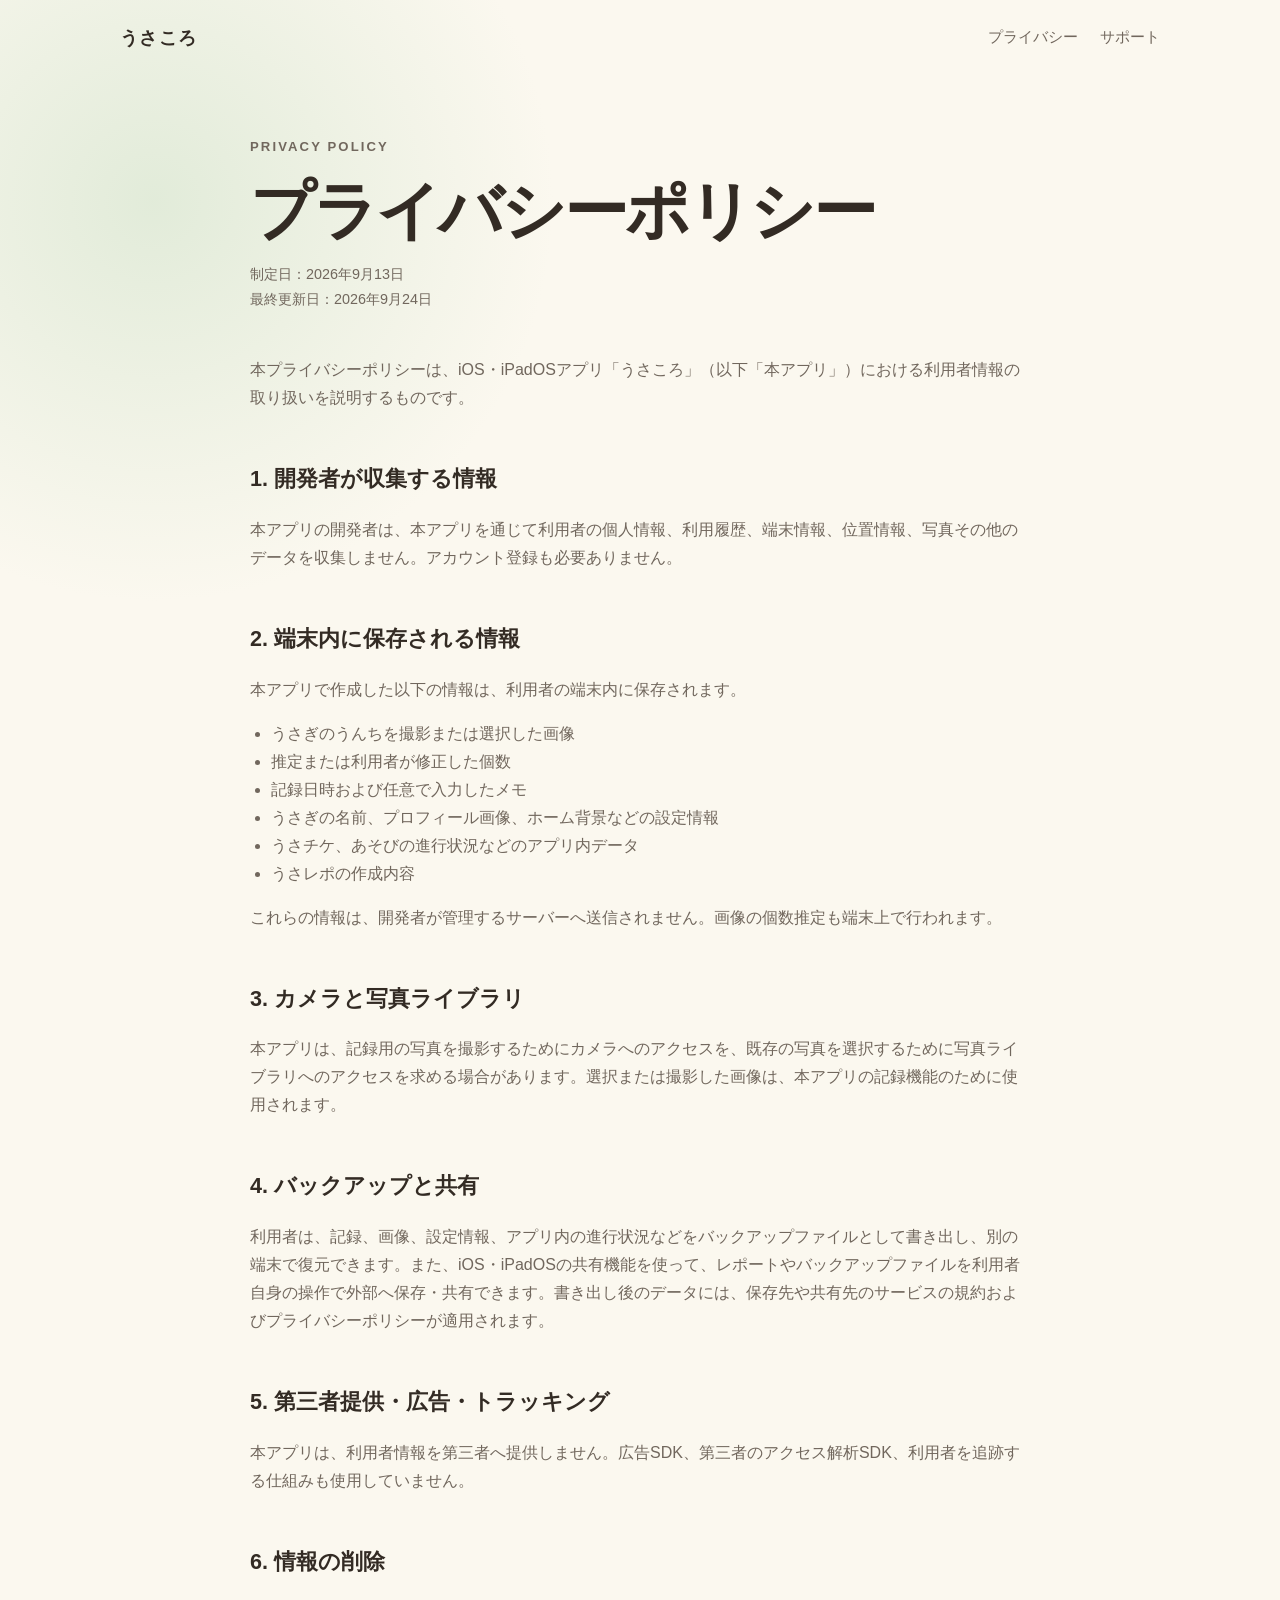
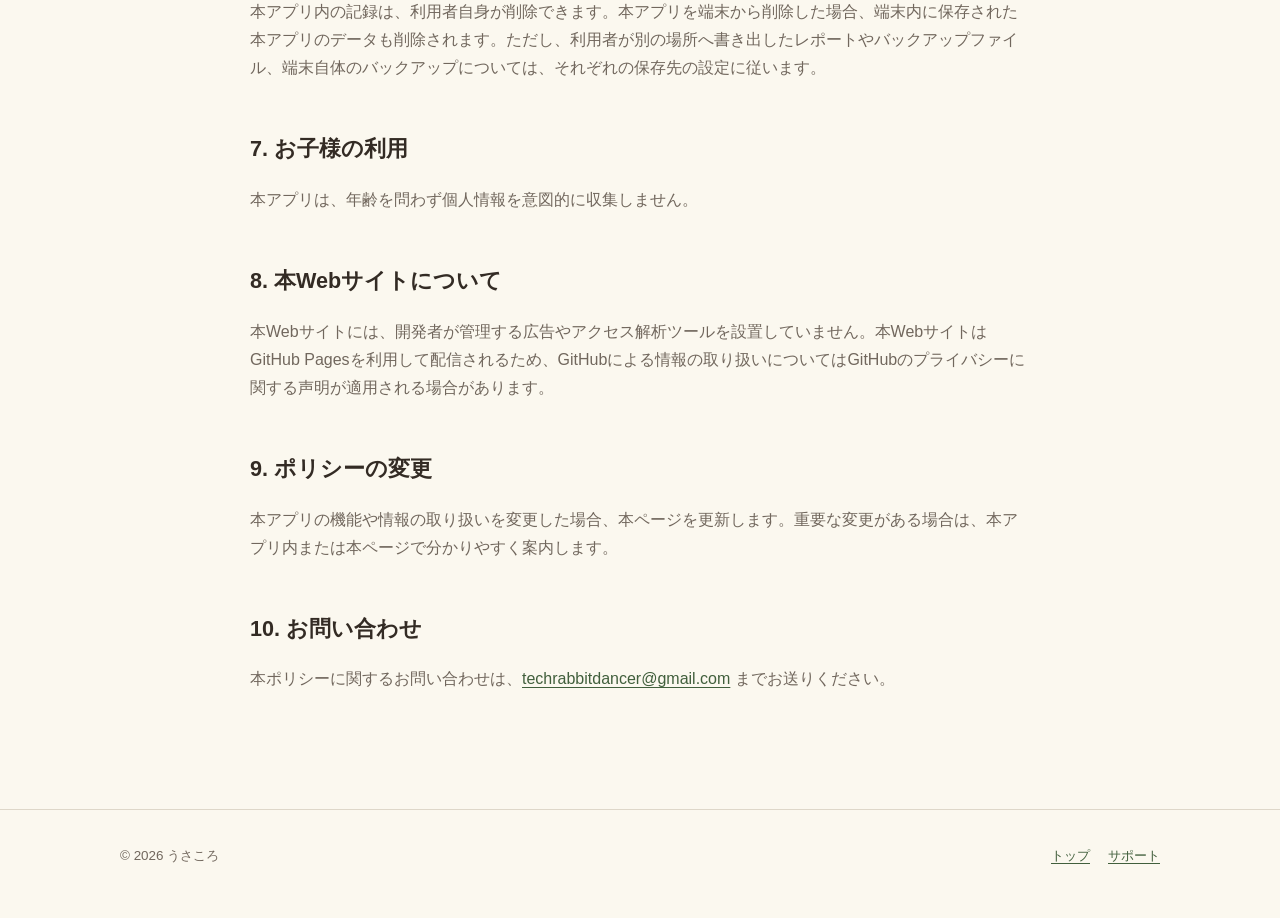
<file: privacy/index.html>
<!doctype html>
<html lang="ja">
<head>
  <meta charset="utf-8">
  <meta name="viewport" content="width=device-width, initial-scale=1">
  <meta name="description" content="iOS・iPadOSアプリ「うさころ」のプライバシーポリシーです。">
  <meta name="theme-color" content="#fbf8ef">
  <title>プライバシーポリシー｜うさころ</title>
  <link rel="stylesheet" href="/styles.css">
</head>
<body>
  <header class="wrap site-header">
    <a class="brand" href="/">うさころ</a>
    <nav aria-label="メインナビゲーション">
      <a href="/privacy/" aria-current="page">プライバシー</a>
      <a href="/support/">サポート</a>
    </nav>
  </header>

  <main class="wrap document">
    <p class="eyebrow">PRIVACY POLICY</p>
    <h1>プライバシーポリシー</h1>
    <p class="updated">制定日：2026年9月13日<br>最終更新日：2026年9月24日</p>

    <p>本プライバシーポリシーは、iOS・iPadOSアプリ「うさころ」（以下「本アプリ」）における利用者情報の取り扱いを説明するものです。</p>

    <h2>1. 開発者が収集する情報</h2>
    <p>本アプリの開発者は、本アプリを通じて利用者の個人情報、利用履歴、端末情報、位置情報、写真その他のデータを収集しません。アカウント登録も必要ありません。</p>

    <h2>2. 端末内に保存される情報</h2>
    <p>本アプリで作成した以下の情報は、利用者の端末内に保存されます。</p>
    <ul>
      <li>うさぎのうんちを撮影または選択した画像</li>
      <li>推定または利用者が修正した個数</li>
      <li>記録日時および任意で入力したメモ</li>
      <li>うさぎの名前、プロフィール画像、ホーム背景などの設定情報</li>
      <li>うさチケ、あそびの進行状況などのアプリ内データ</li>
      <li>うさレポの作成内容</li>
    </ul>
    <p>これらの情報は、開発者が管理するサーバーへ送信されません。画像の個数推定も端末上で行われます。</p>

    <h2>3. カメラと写真ライブラリ</h2>
    <p>本アプリは、記録用の写真を撮影するためにカメラへのアクセスを、既存の写真を選択するために写真ライブラリへのアクセスを求める場合があります。選択または撮影した画像は、本アプリの記録機能のために使用されます。</p>

    <h2>4. バックアップと共有</h2>
    <p>利用者は、記録、画像、設定情報、アプリ内の進行状況などをバックアップファイルとして書き出し、別の端末で復元できます。また、iOS・iPadOSの共有機能を使って、レポートやバックアップファイルを利用者自身の操作で外部へ保存・共有できます。書き出し後のデータには、保存先や共有先のサービスの規約およびプライバシーポリシーが適用されます。</p>

    <h2>5. 第三者提供・広告・トラッキング</h2>
    <p>本アプリは、利用者情報を第三者へ提供しません。広告SDK、第三者のアクセス解析SDK、利用者を追跡する仕組みも使用していません。</p>

    <h2>6. 情報の削除</h2>
    <p>本アプリ内の記録は、利用者自身が削除できます。本アプリを端末から削除した場合、端末内に保存された本アプリのデータも削除されます。ただし、利用者が別の場所へ書き出したレポートやバックアップファイル、端末自体のバックアップについては、それぞれの保存先の設定に従います。</p>

    <h2>7. お子様の利用</h2>
    <p>本アプリは、年齢を問わず個人情報を意図的に収集しません。</p>

    <h2>8. 本Webサイトについて</h2>
    <p>本Webサイトには、開発者が管理する広告やアクセス解析ツールを設置していません。本WebサイトはGitHub Pagesを利用して配信されるため、GitHubによる情報の取り扱いについてはGitHubのプライバシーに関する声明が適用される場合があります。</p>

    <h2>9. ポリシーの変更</h2>
    <p>本アプリの機能や情報の取り扱いを変更した場合、本ページを更新します。重要な変更がある場合は、本アプリ内または本ページで分かりやすく案内します。</p>

    <h2>10. お問い合わせ</h2>
    <p>本ポリシーに関するお問い合わせは、<a href="mailto:techrabbitdancer@gmail.com">techrabbitdancer@gmail.com</a> までお送りください。</p>
  </main>

  <footer>
    <div class="wrap footer-row">
      <span>© 2026 うさころ</span>
      <span class="footer-links"><a href="/">トップ</a><a href="/support/">サポート</a></span>
    </div>
  </footer>
</body>
</html>
</file>
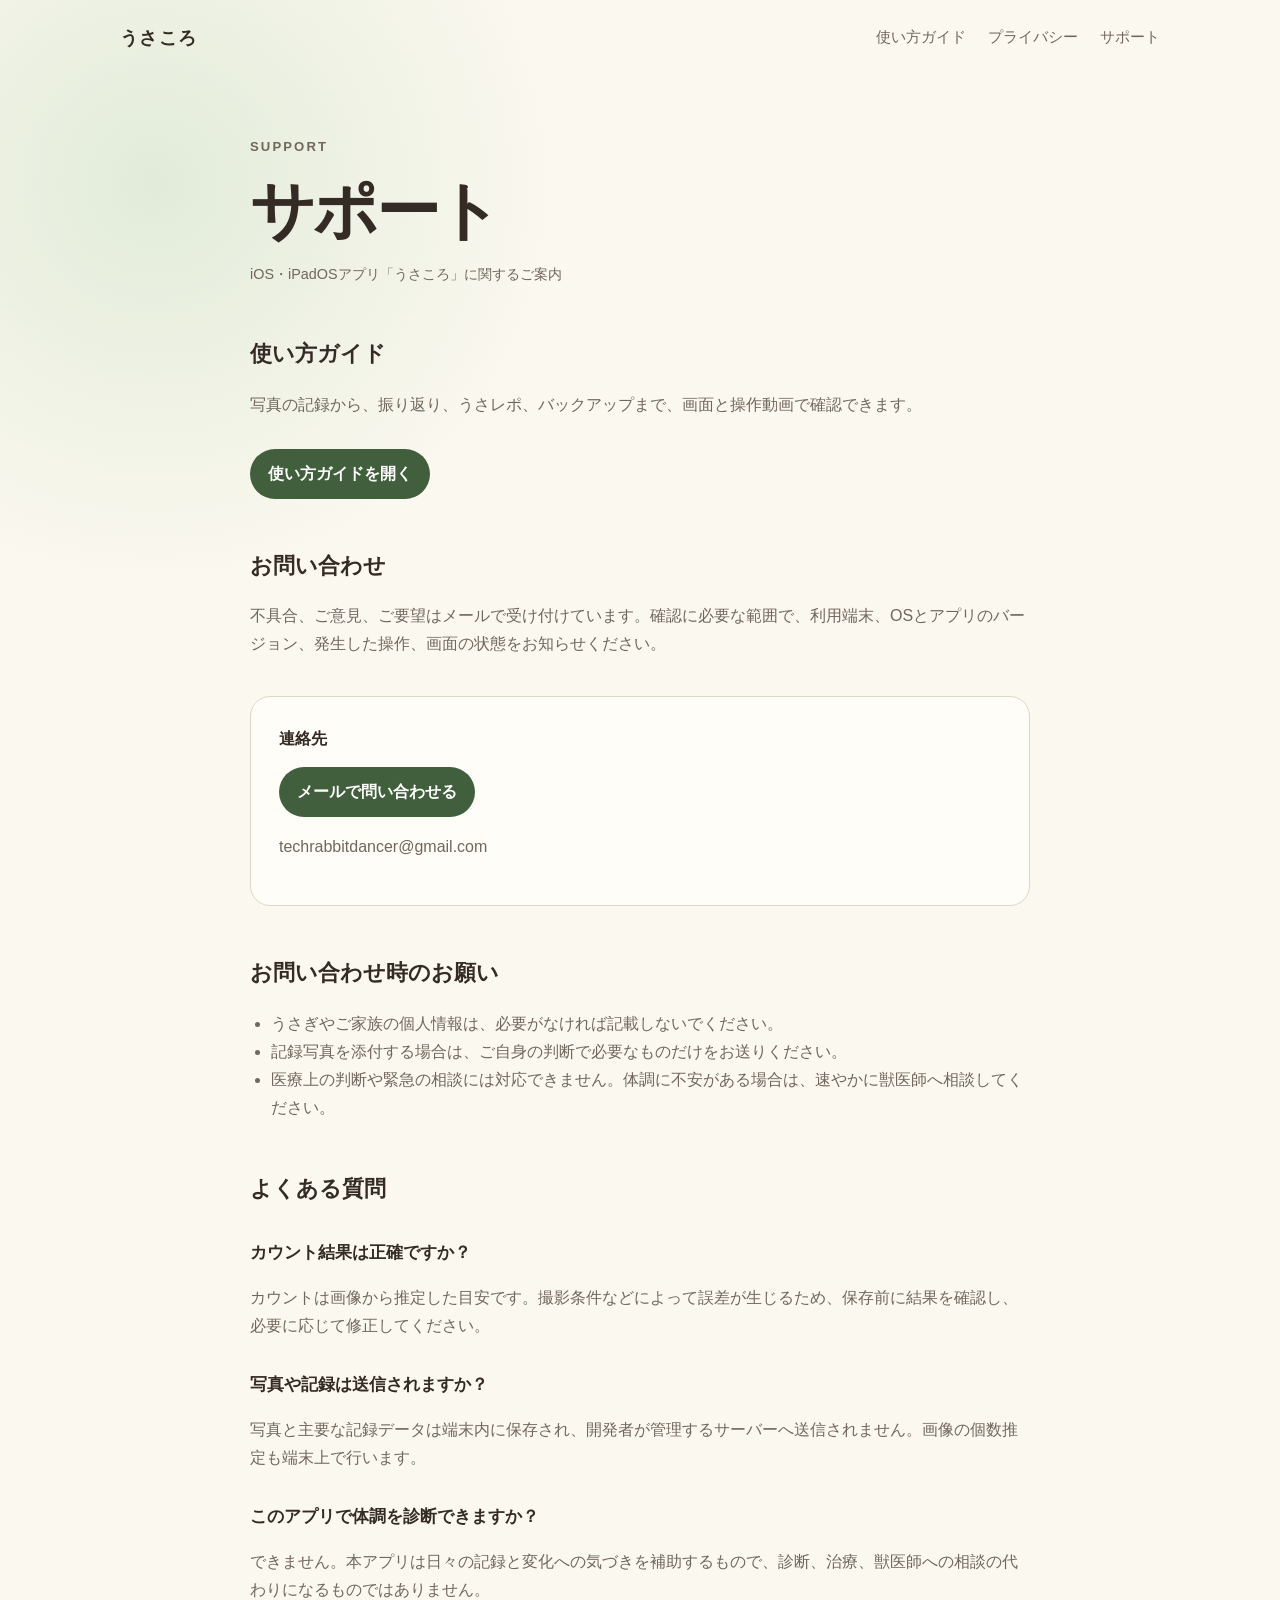
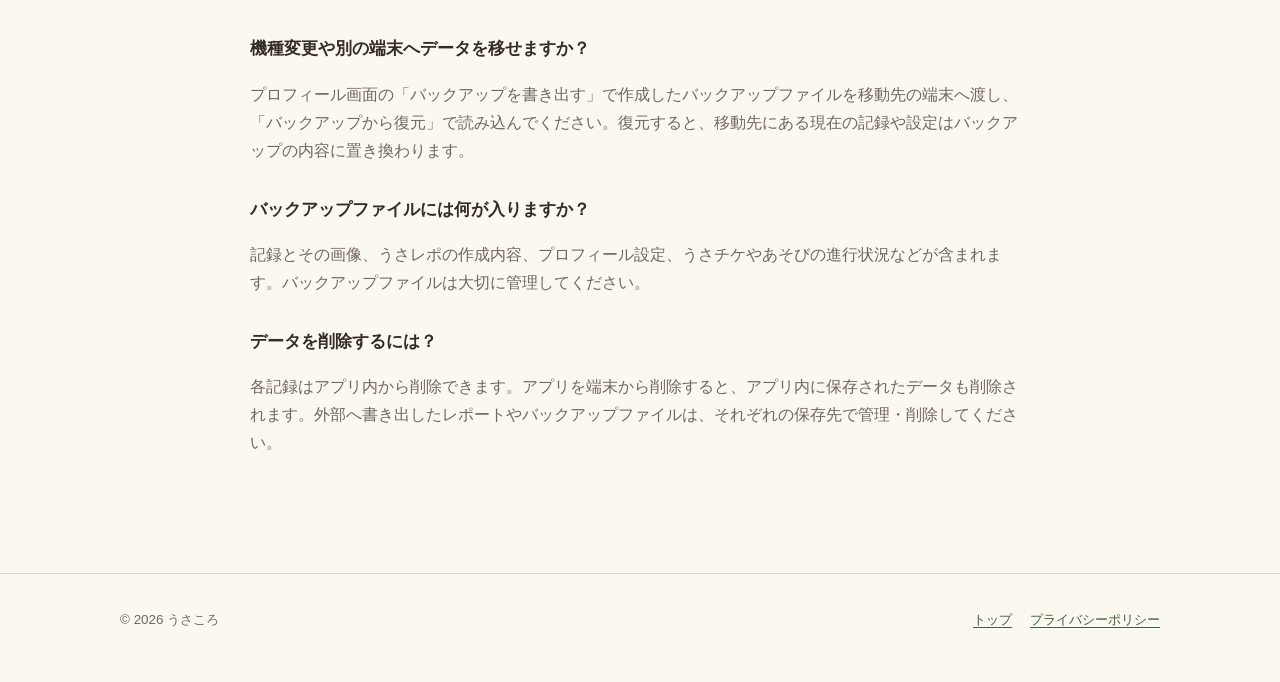
<file: support/index.html>
<!doctype html>
<html lang="ja">
<head>
  <meta charset="utf-8">
  <meta name="viewport" content="width=device-width, initial-scale=1">
  <meta name="description" content="iOS・iPadOSアプリ「うさころ」のサポートページです。">
  <meta name="theme-color" content="#fbf8ef">
  <title>サポート｜うさころ</title>
  <link rel="stylesheet" href="/styles.css">
</head>
<body>
  <header class="wrap site-header">
    <a class="brand" href="/">うさころ</a>
    <nav aria-label="メインナビゲーション">
      <a href="/user-guide.html">使い方ガイド</a>
      <a href="/privacy/">プライバシー</a>
      <a href="/support/" aria-current="page">サポート</a>
    </nav>
  </header>

  <main class="wrap document">
    <p class="eyebrow">SUPPORT</p>
    <h1>サポート</h1>
    <p class="updated">iOS・iPadOSアプリ「うさころ」に関するご案内</p>

    <h2>使い方ガイド</h2>
    <p>写真の記録から、振り返り、うさレポ、バックアップまで、画面と操作動画で確認できます。</p>
    <p><a class="button" href="/user-guide.html">使い方ガイドを開く</a></p>

    <h2>お問い合わせ</h2>
    <p>不具合、ご意見、ご要望はメールで受け付けています。確認に必要な範囲で、利用端末、OSとアプリのバージョン、発生した操作、画面の状態をお知らせください。</p>
    <div class="contact">
      <strong>連絡先</strong><br>
      <a class="button" href="mailto:techrabbitdancer@gmail.com?subject=%E3%81%86%E3%81%95%E3%81%93%E3%82%8D%E3%81%AE%E3%81%8A%E5%95%8F%E3%81%84%E5%90%88%E3%82%8F%E3%81%9B">メールで問い合わせる</a>
      <p>techrabbitdancer@gmail.com</p>
    </div>

    <h2>お問い合わせ時のお願い</h2>
    <ul>
      <li>うさぎやご家族の個人情報は、必要がなければ記載しないでください。</li>
      <li>記録写真を添付する場合は、ご自身の判断で必要なものだけをお送りください。</li>
      <li>医療上の判断や緊急の相談には対応できません。体調に不安がある場合は、速やかに獣医師へ相談してください。</li>
    </ul>

    <h2>よくある質問</h2>
    <h3>カウント結果は正確ですか？</h3>
    <p>カウントは画像から推定した目安です。撮影条件などによって誤差が生じるため、保存前に結果を確認し、必要に応じて修正してください。</p>

    <h3>写真や記録は送信されますか？</h3>
    <p>写真と主要な記録データは端末内に保存され、開発者が管理するサーバーへ送信されません。画像の個数推定も端末上で行います。</p>

    <h3>このアプリで体調を診断できますか？</h3>
    <p>できません。本アプリは日々の記録と変化への気づきを補助するもので、診断、治療、獣医師への相談の代わりになるものではありません。</p>

    <h3>機種変更や別の端末へデータを移せますか？</h3>
    <p>プロフィール画面の「バックアップを書き出す」で作成したバックアップファイルを移動先の端末へ渡し、「バックアップから復元」で読み込んでください。復元すると、移動先にある現在の記録や設定はバックアップの内容に置き換わります。</p>

    <h3>バックアップファイルには何が入りますか？</h3>
    <p>記録とその画像、うさレポの作成内容、プロフィール設定、うさチケやあそびの進行状況などが含まれます。バックアップファイルは大切に管理してください。</p>

    <h3>データを削除するには？</h3>
    <p>各記録はアプリ内から削除できます。アプリを端末から削除すると、アプリ内に保存されたデータも削除されます。外部へ書き出したレポートやバックアップファイルは、それぞれの保存先で管理・削除してください。</p>
  </main>

  <footer>
    <div class="wrap footer-row">
      <span>© 2026 うさころ</span>
      <span class="footer-links"><a href="/">トップ</a><a href="/privacy/">プライバシーポリシー</a></span>
    </div>
  </footer>
</body>
</html>
</file>
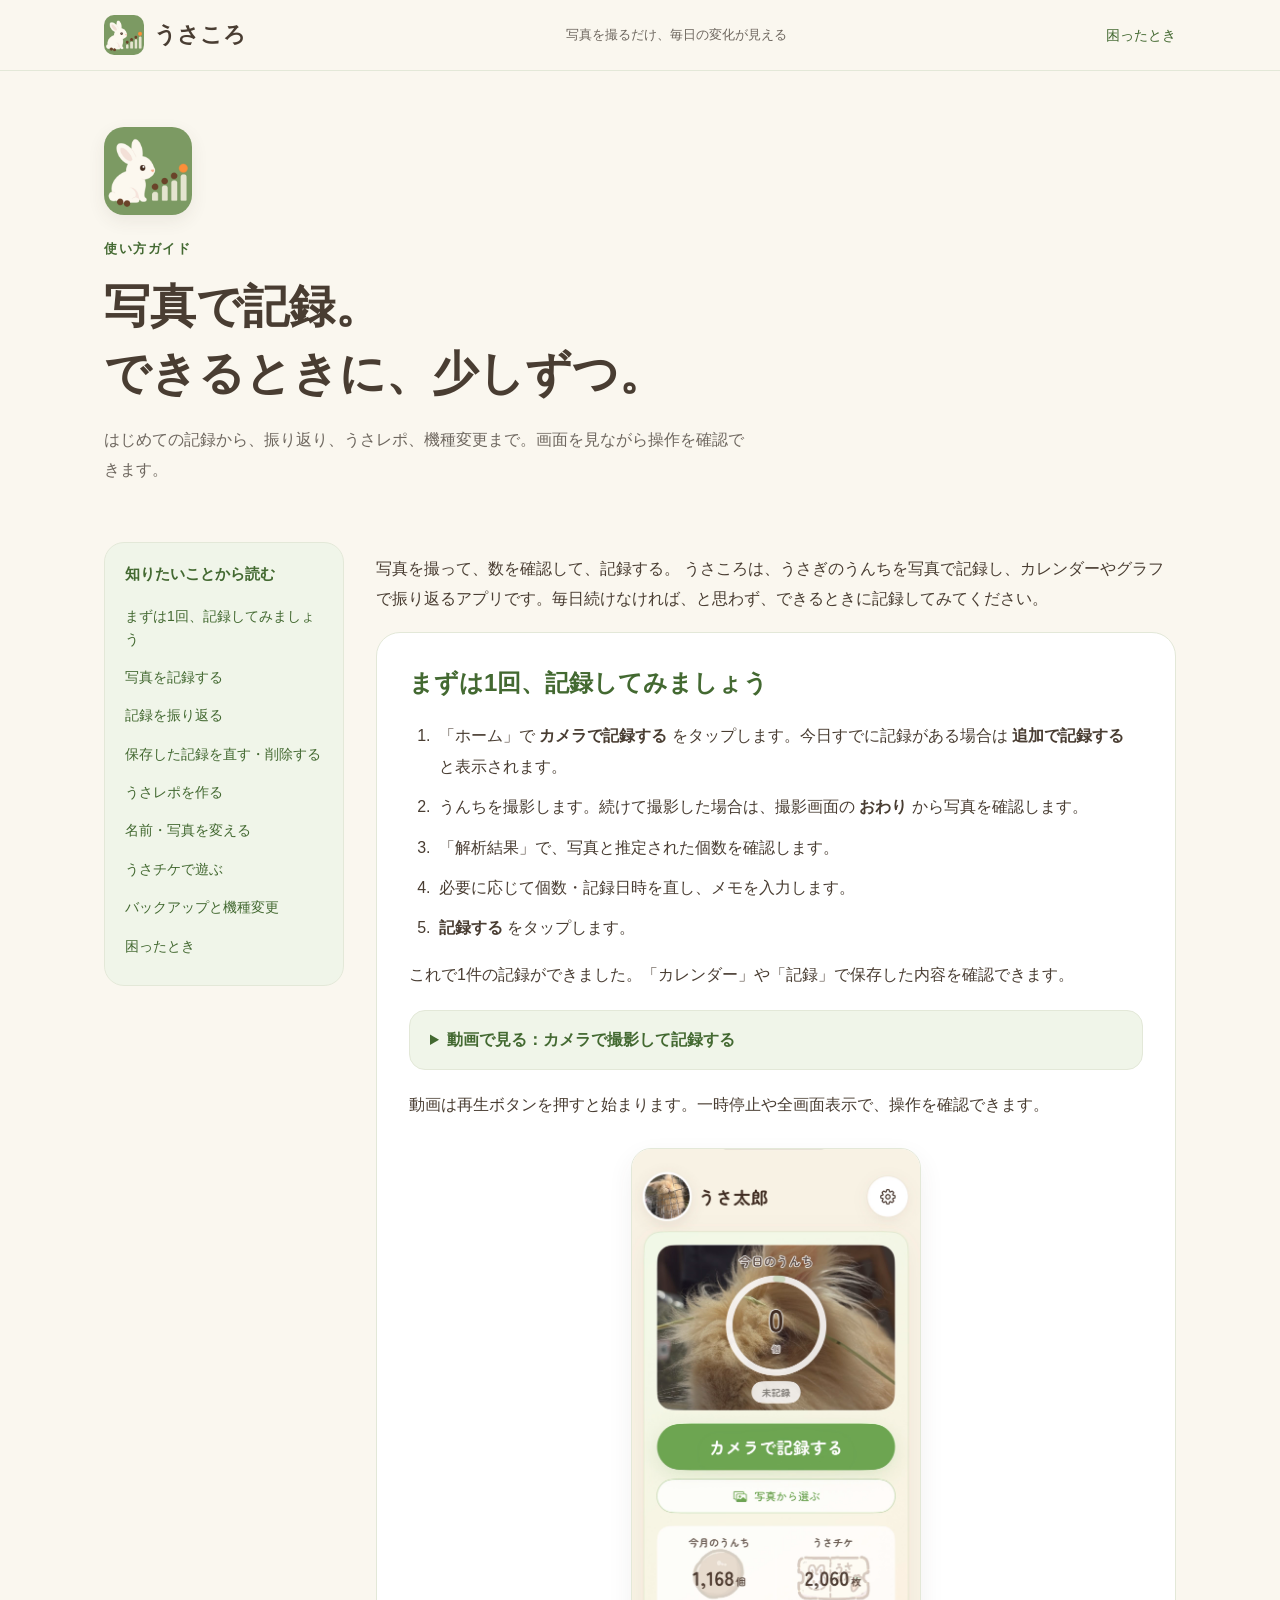
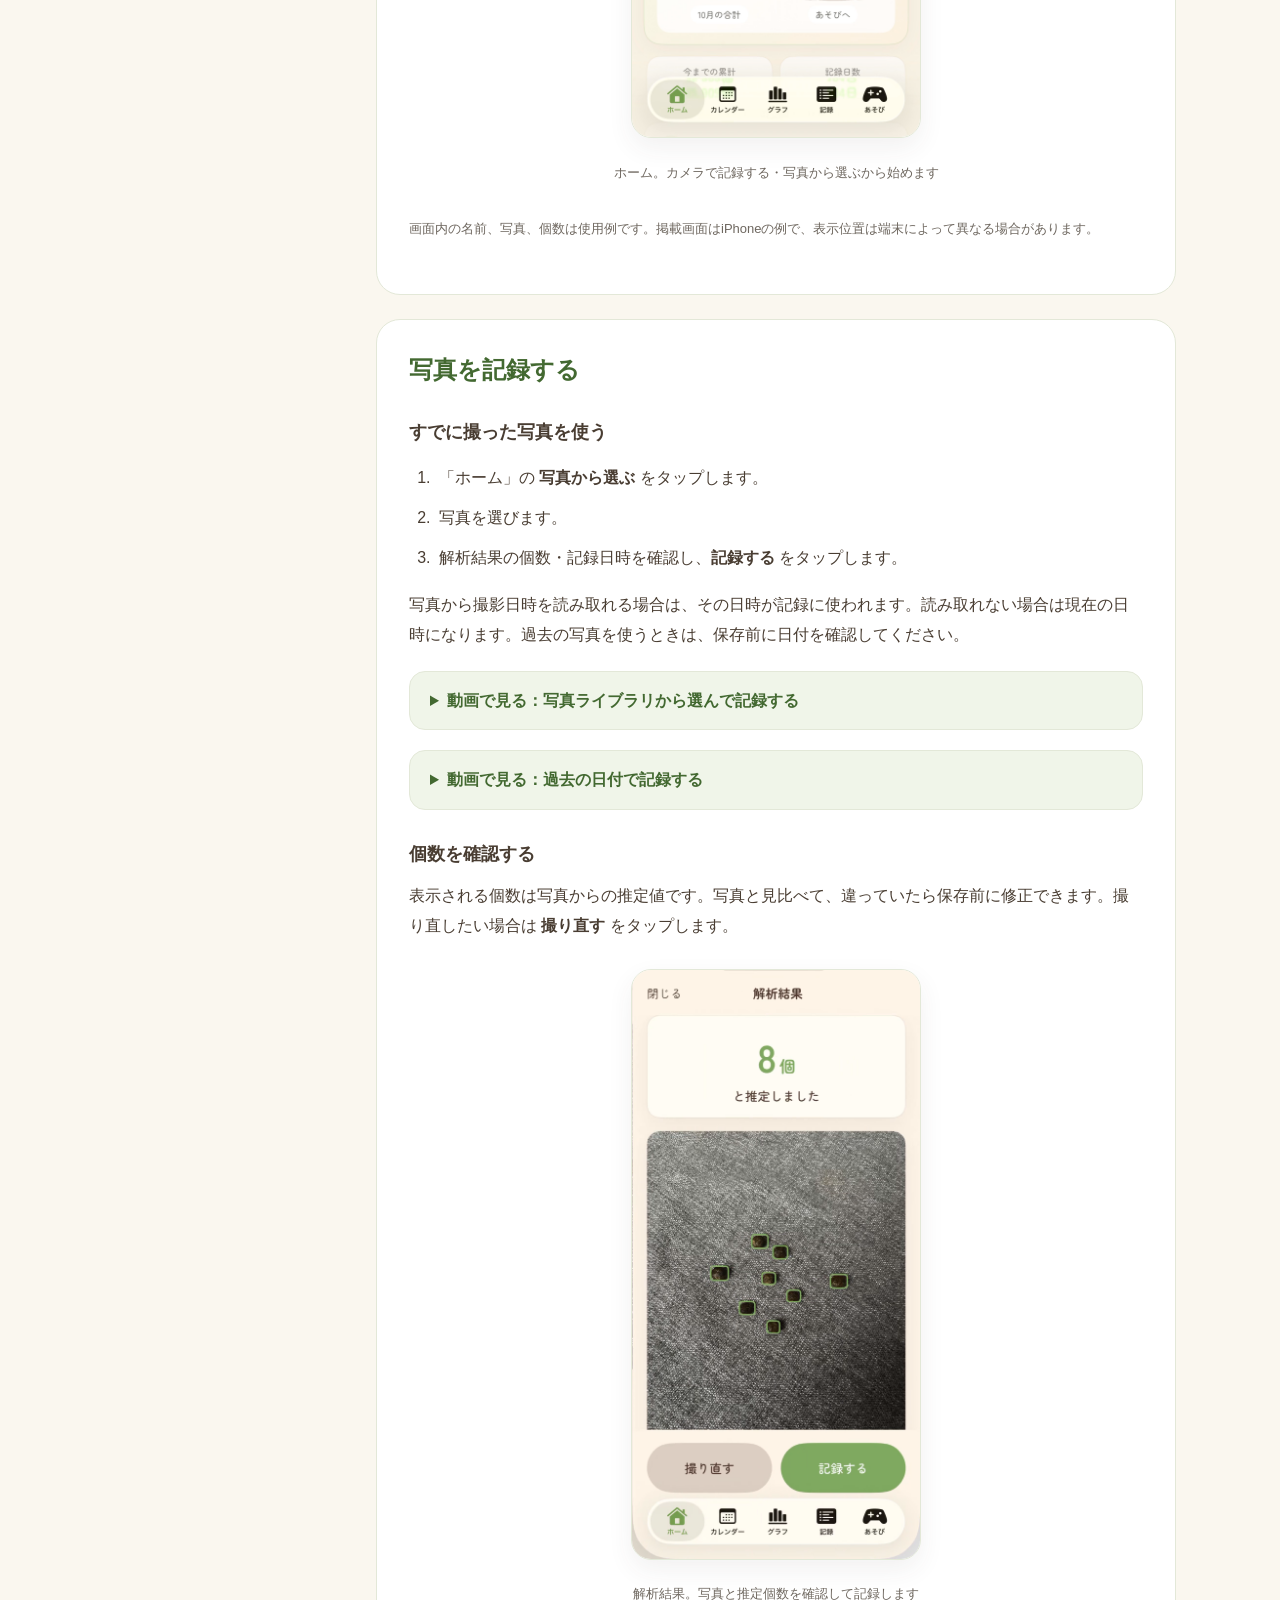
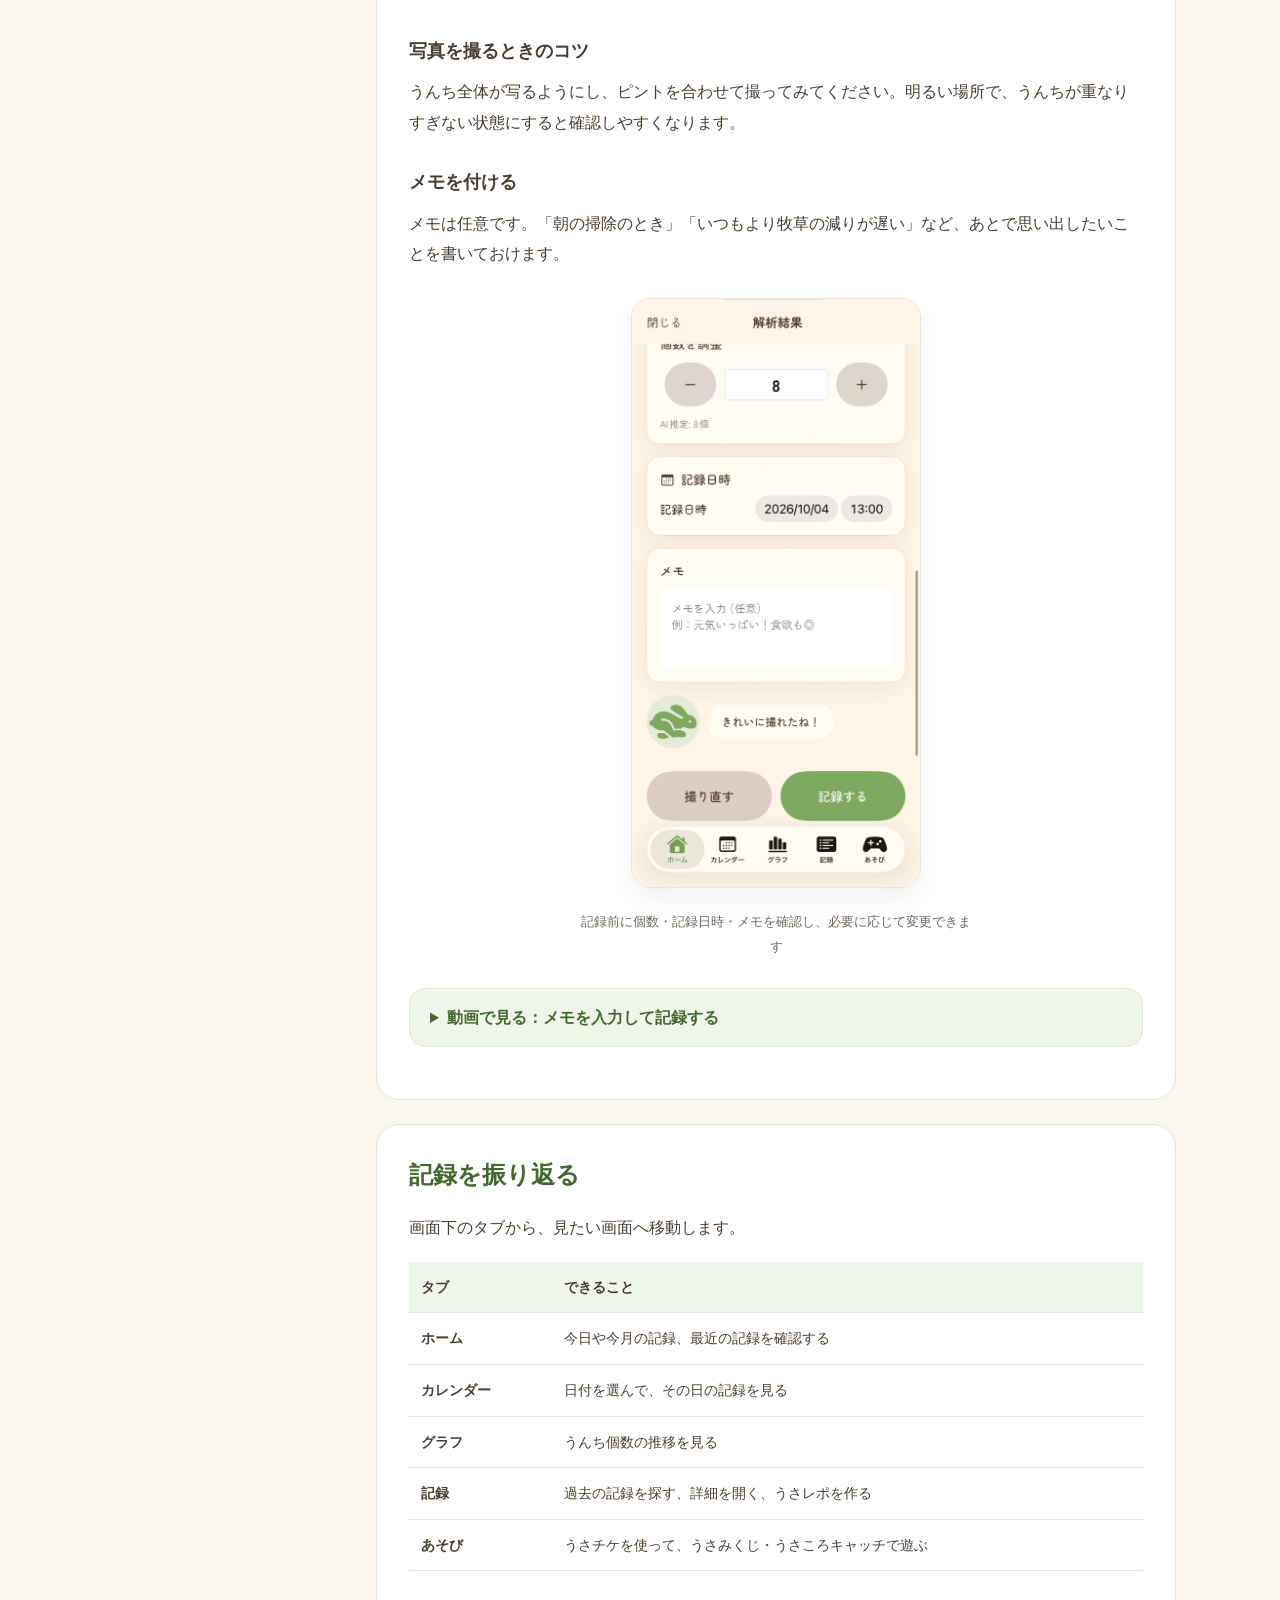
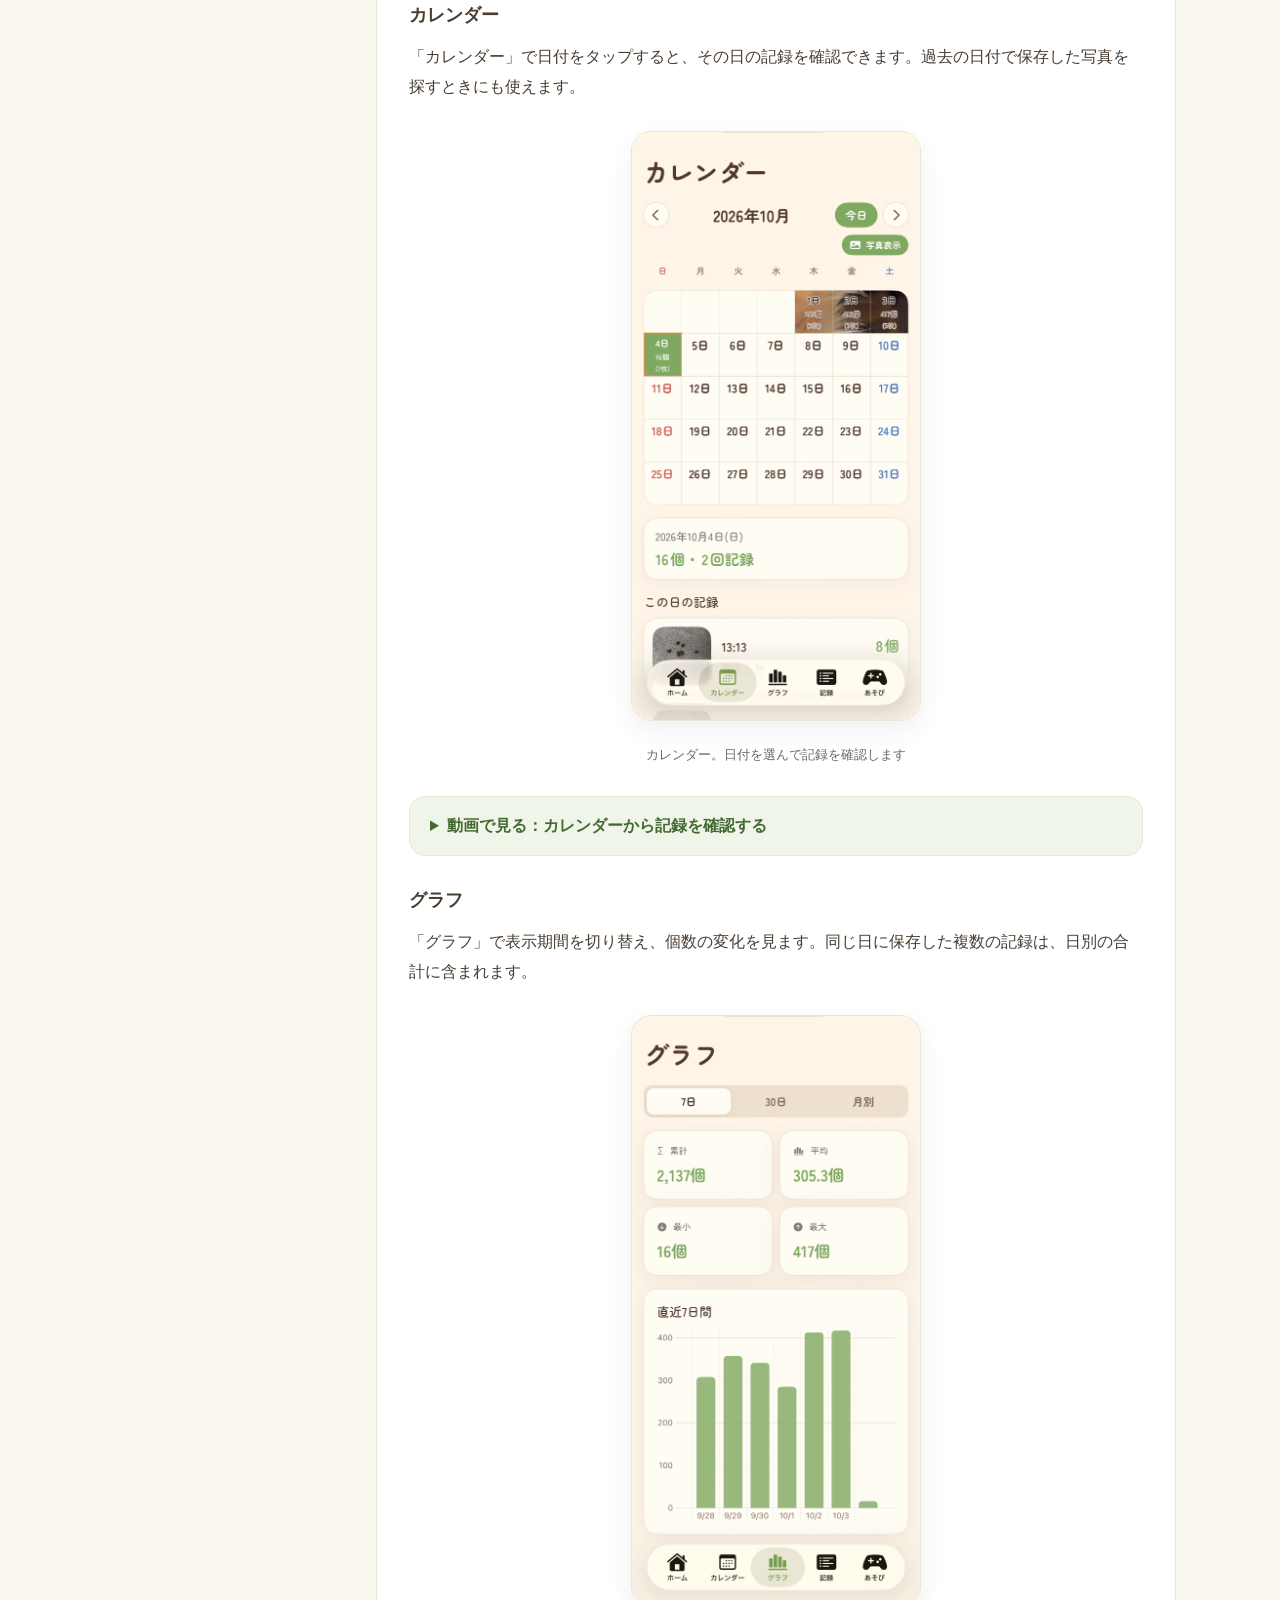
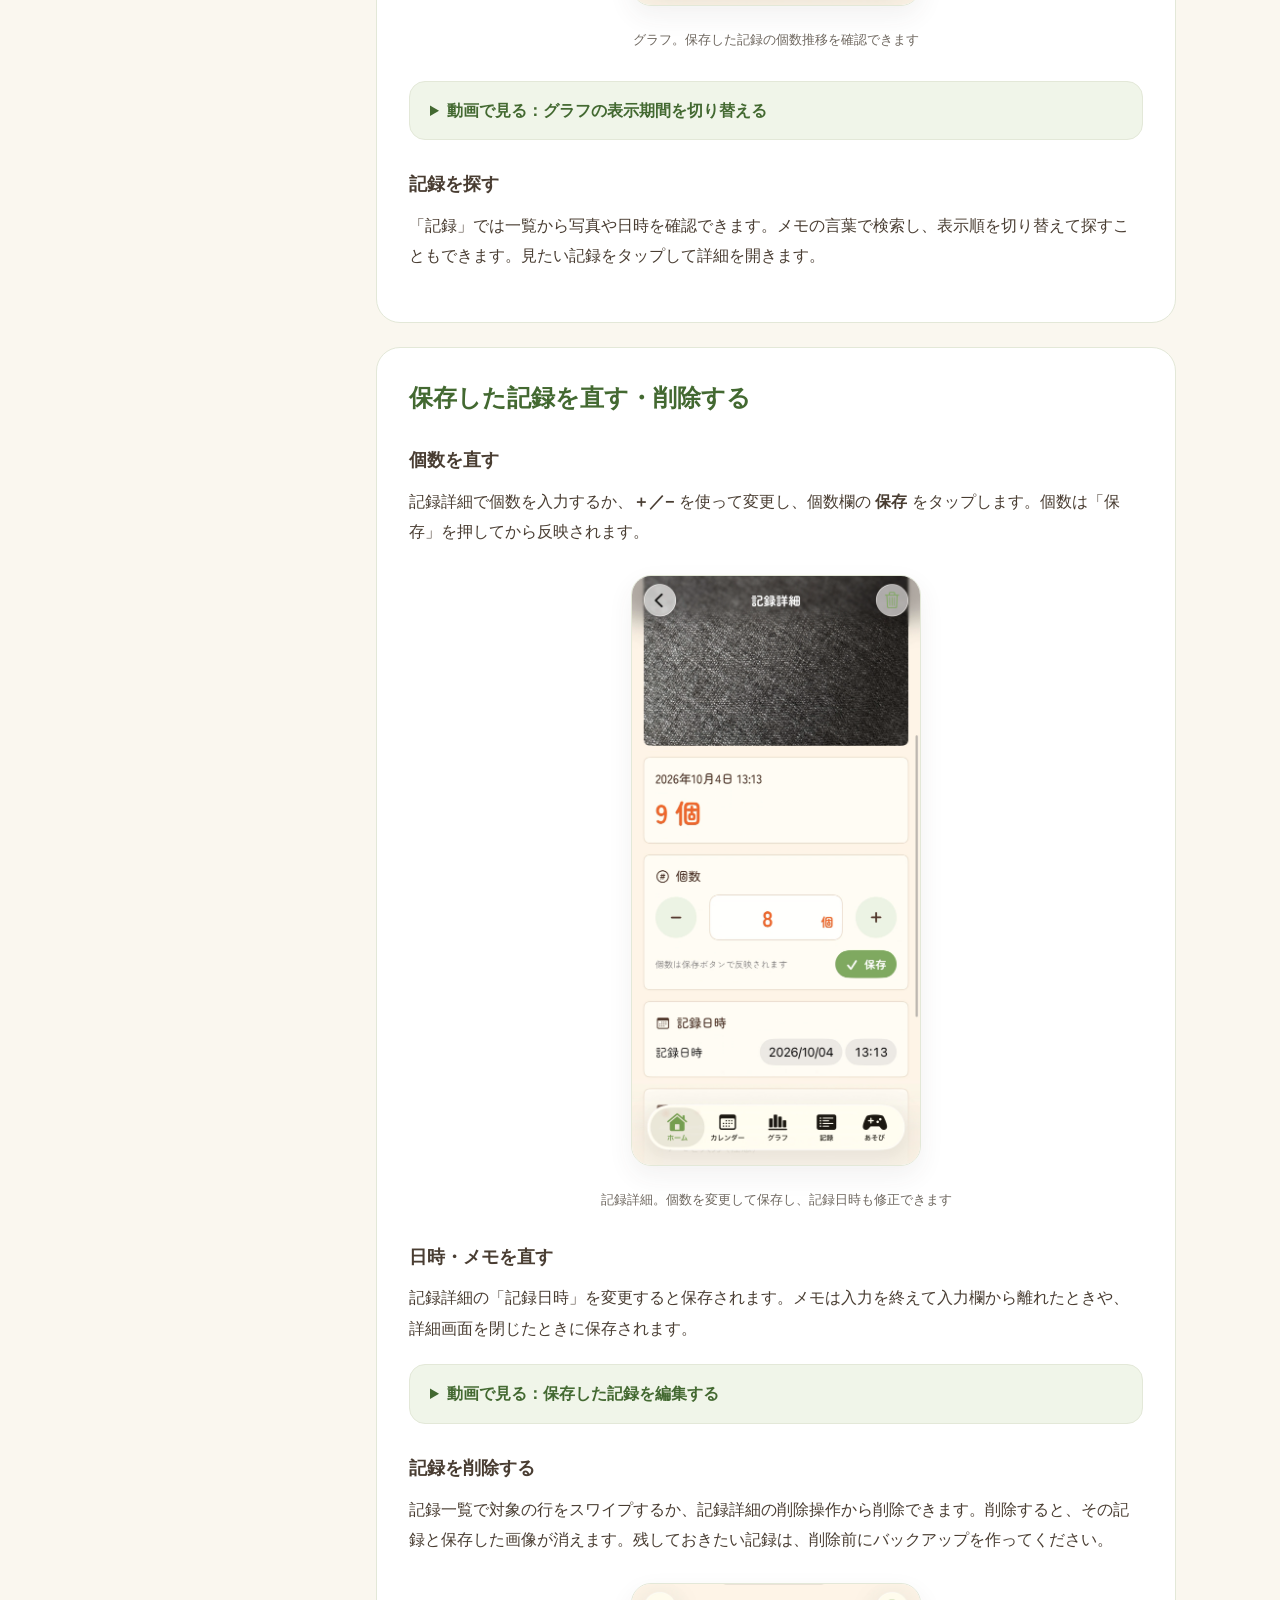
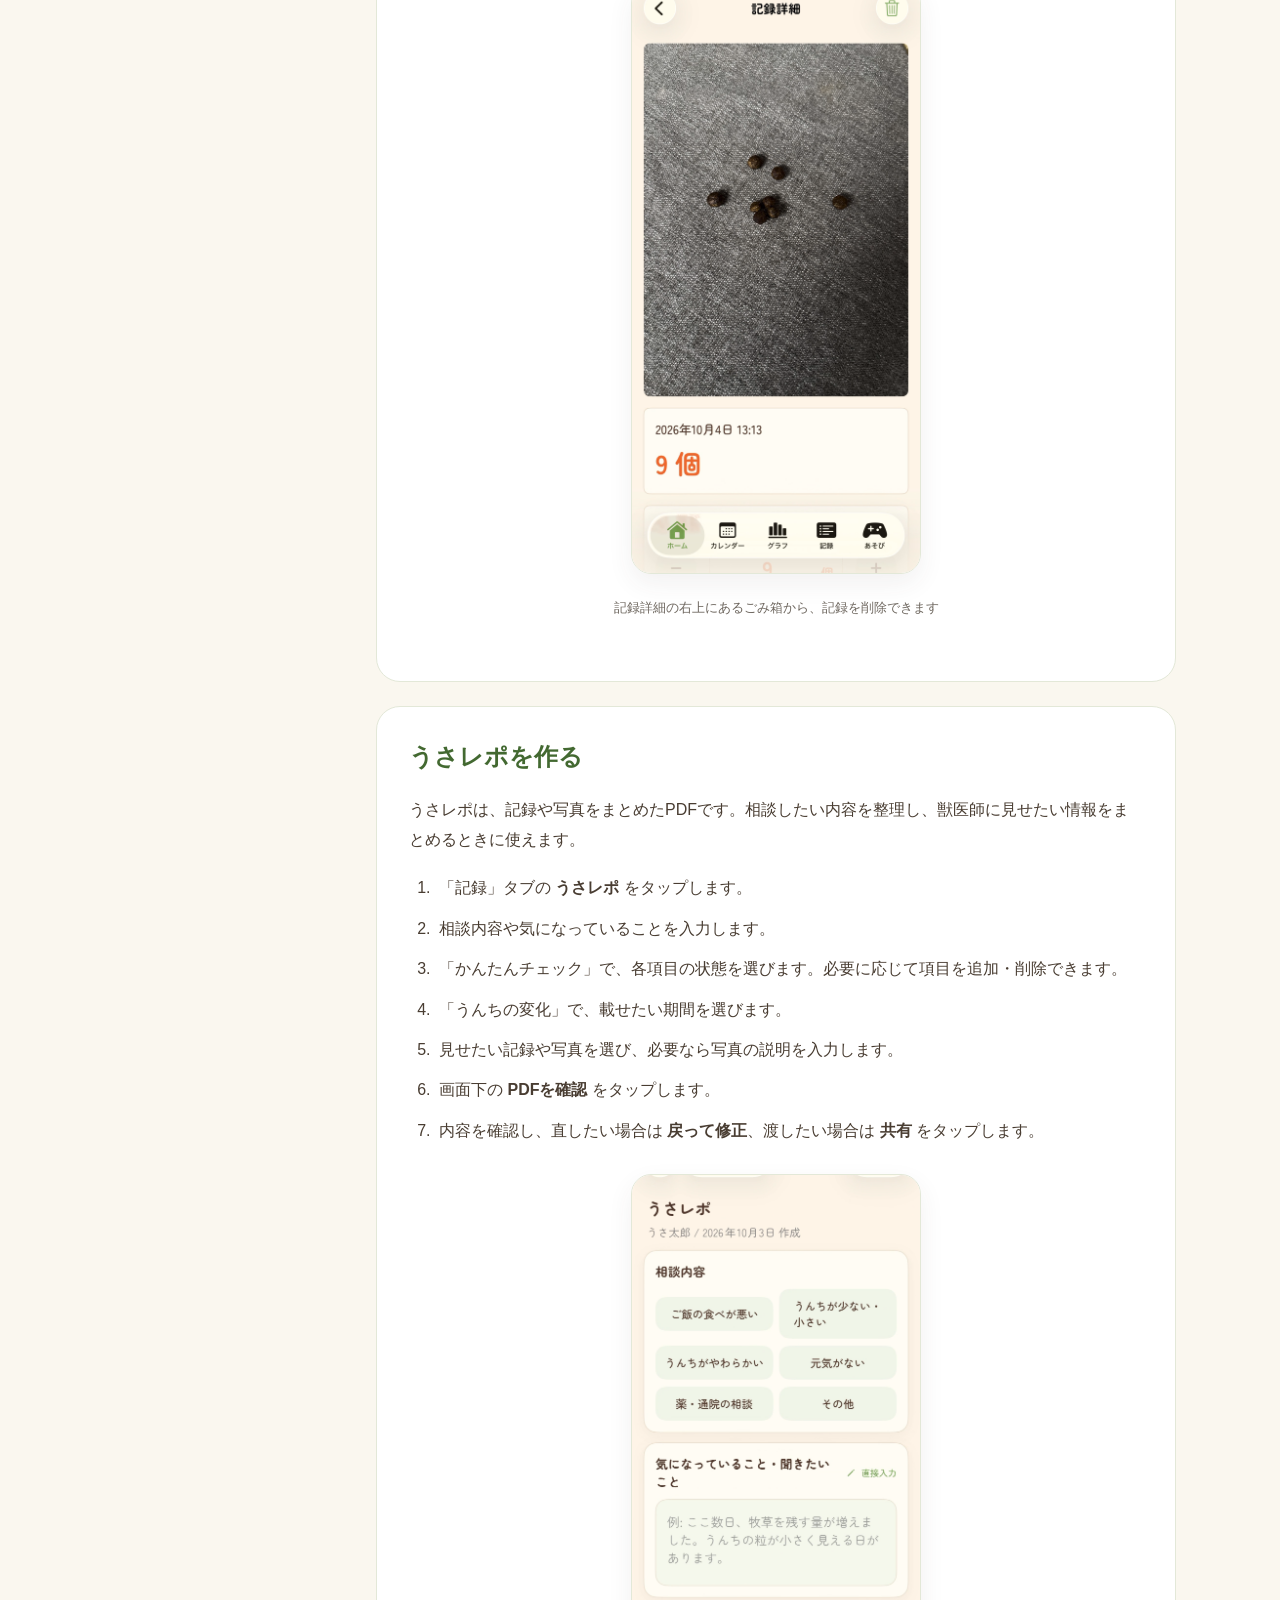
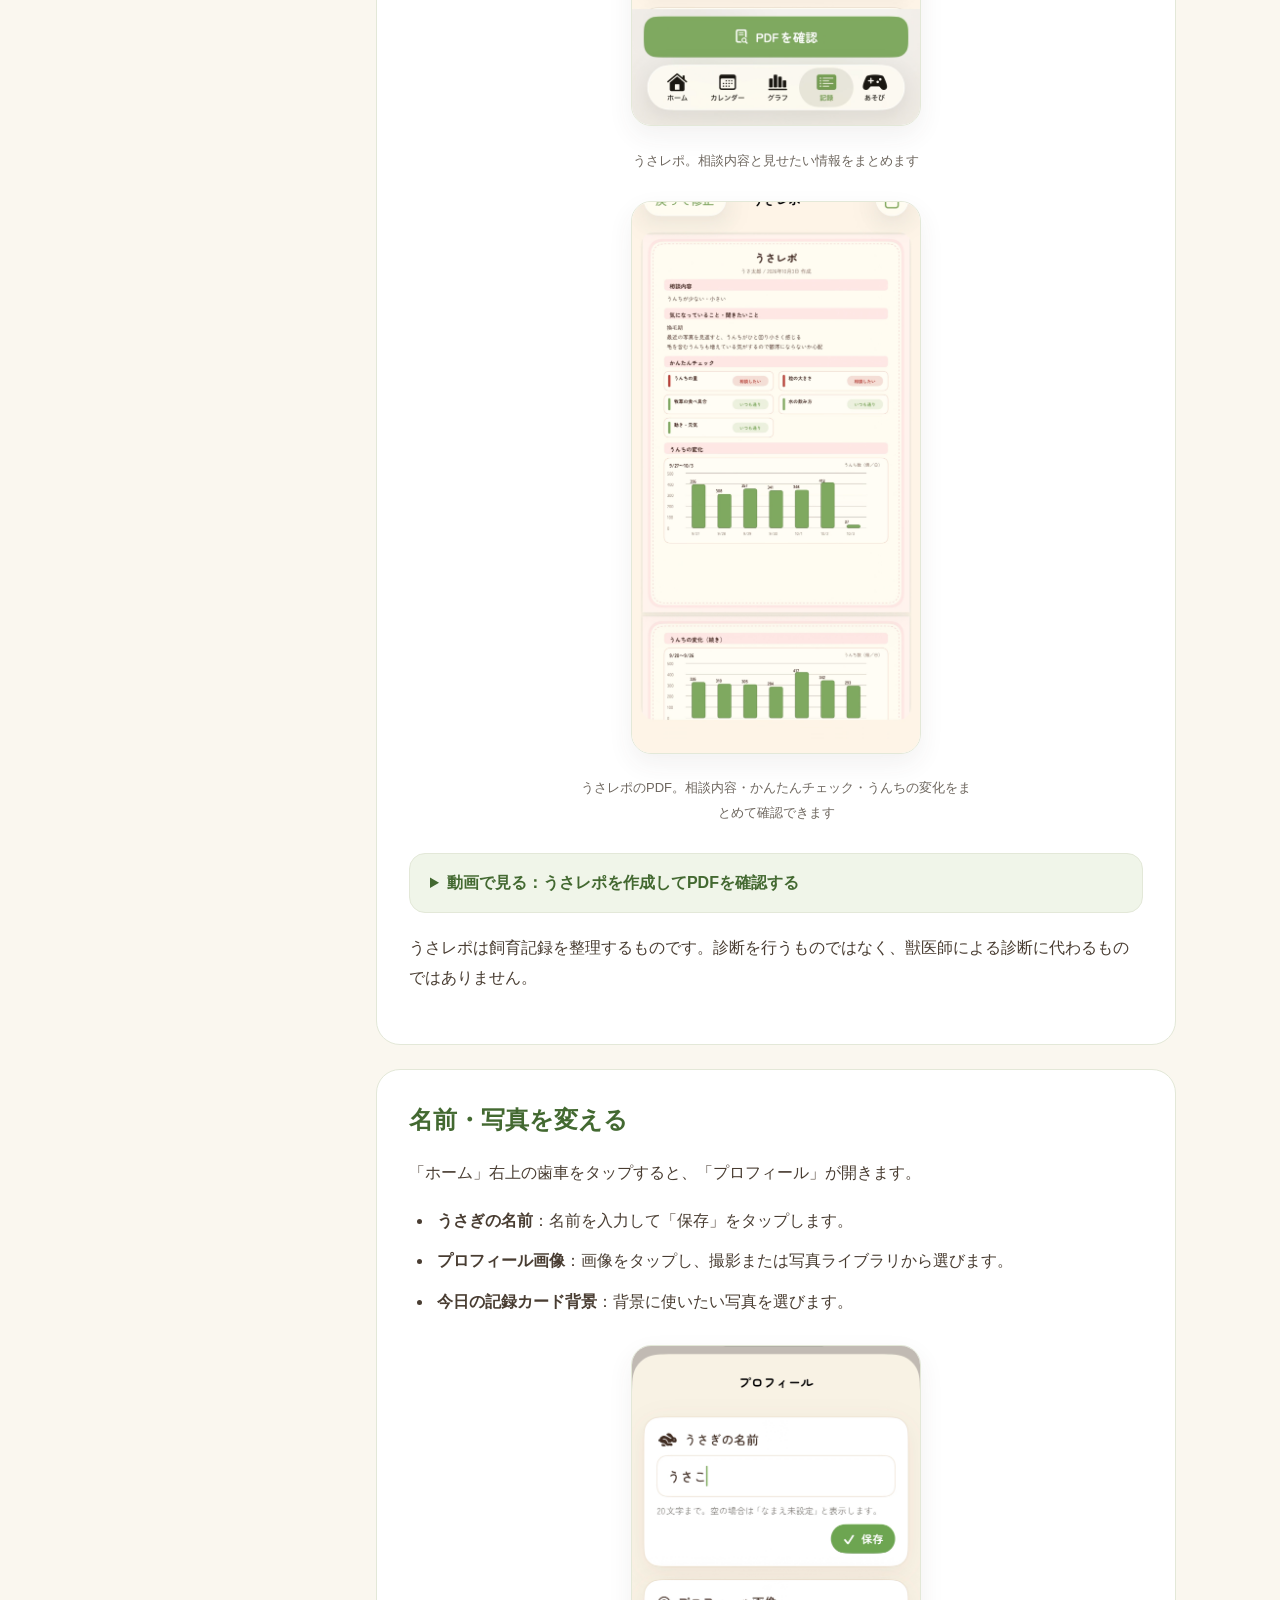
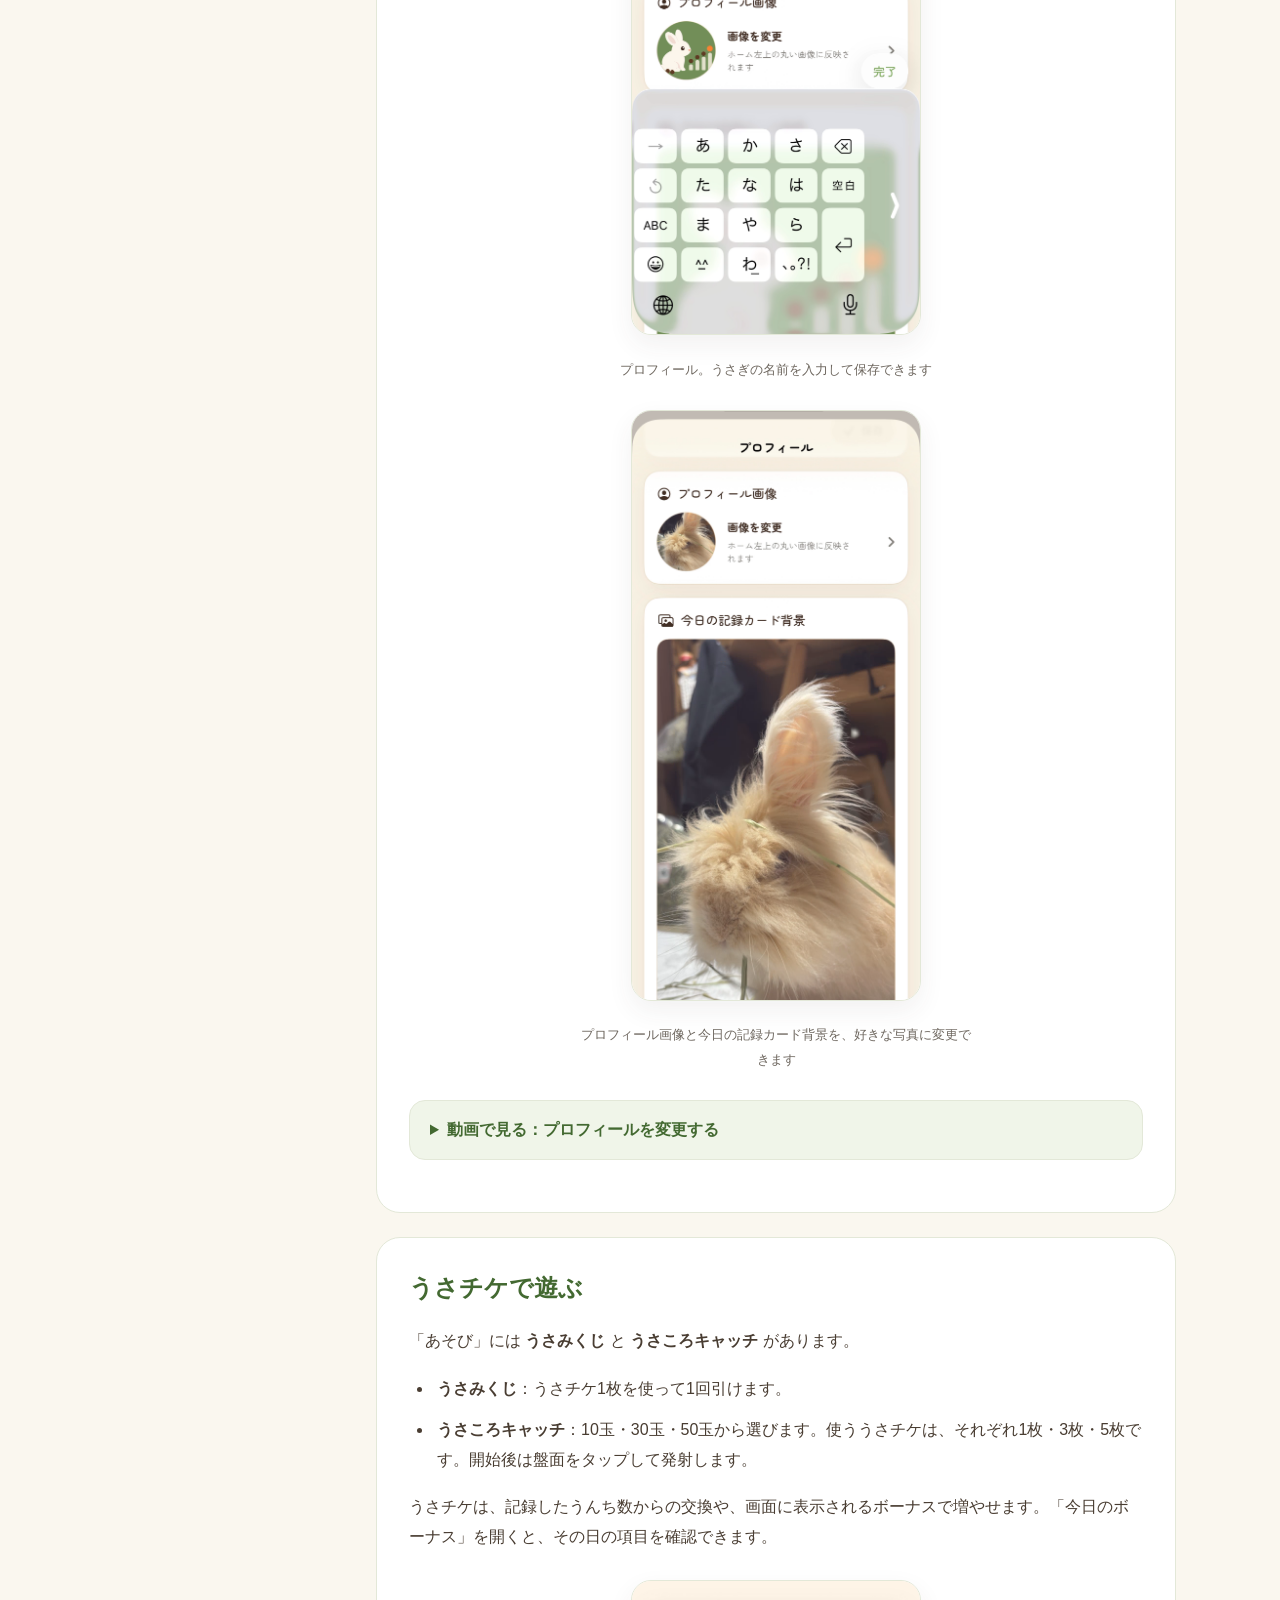
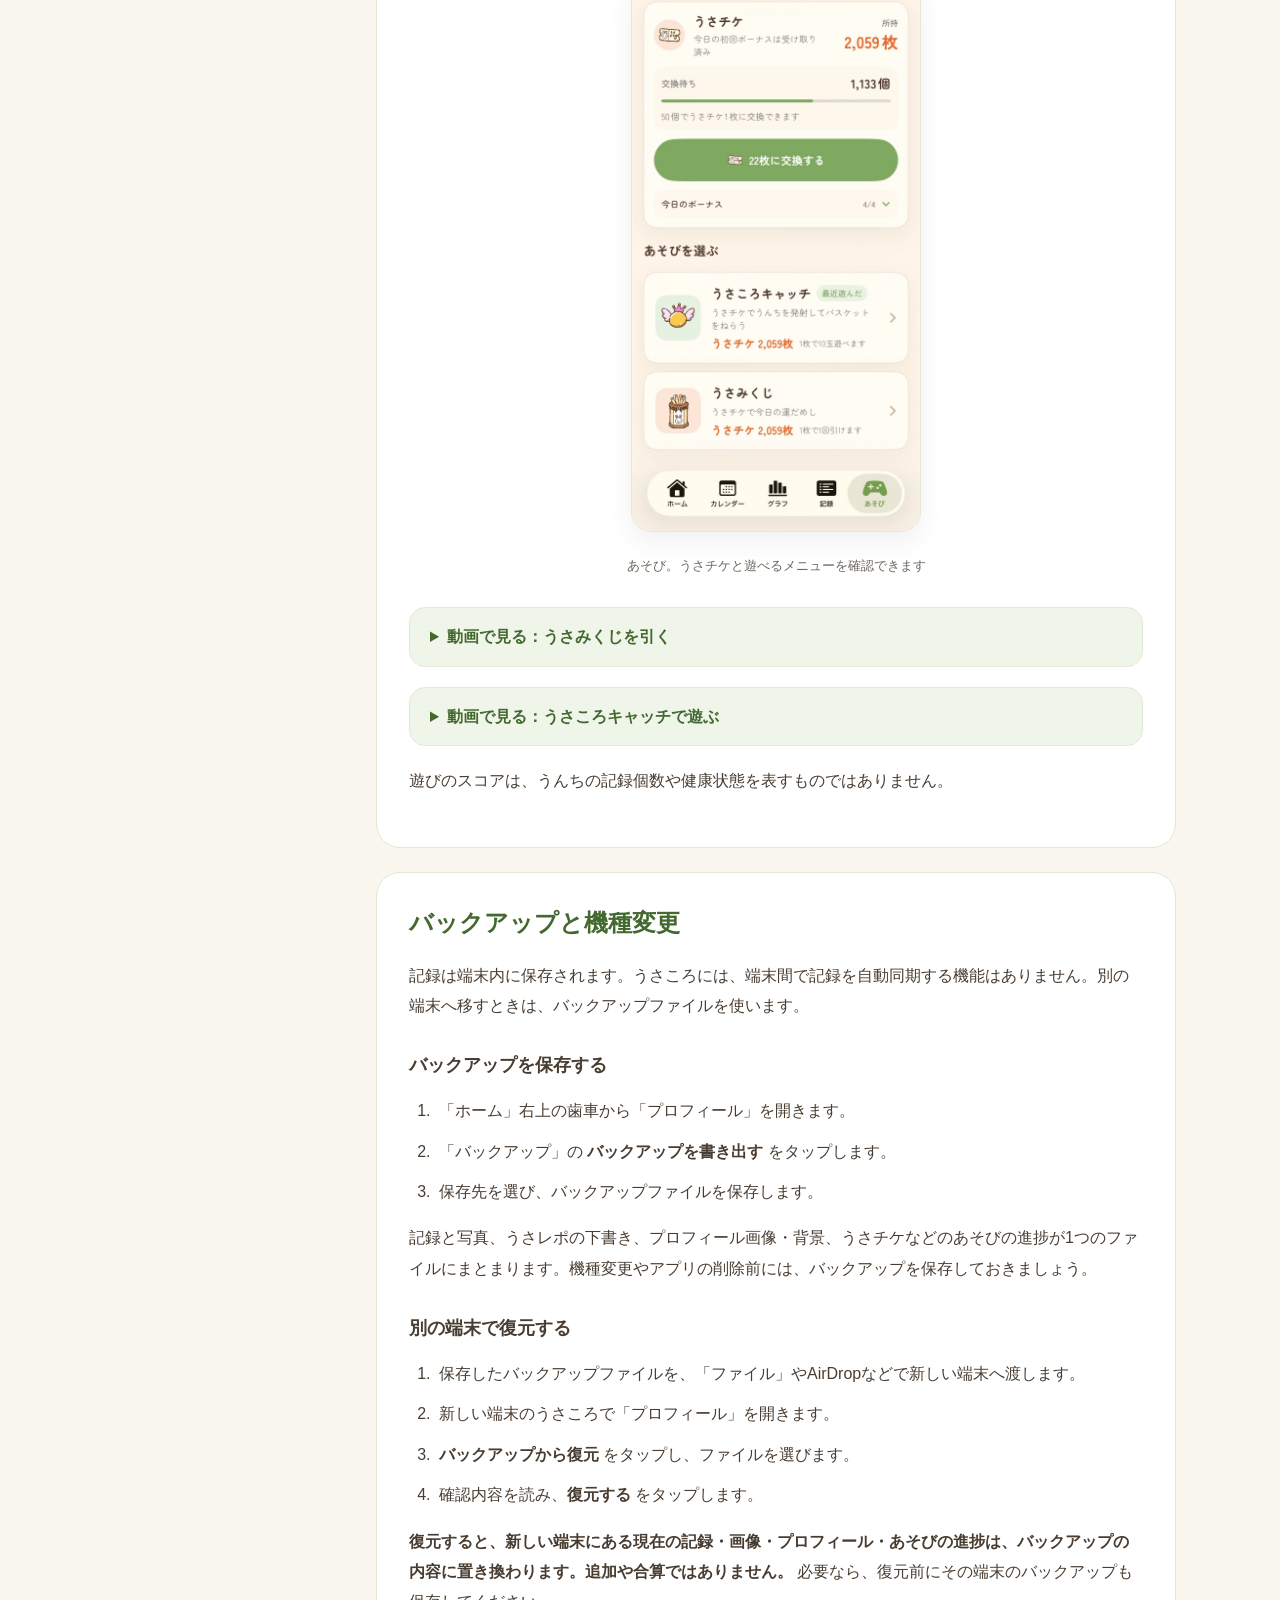
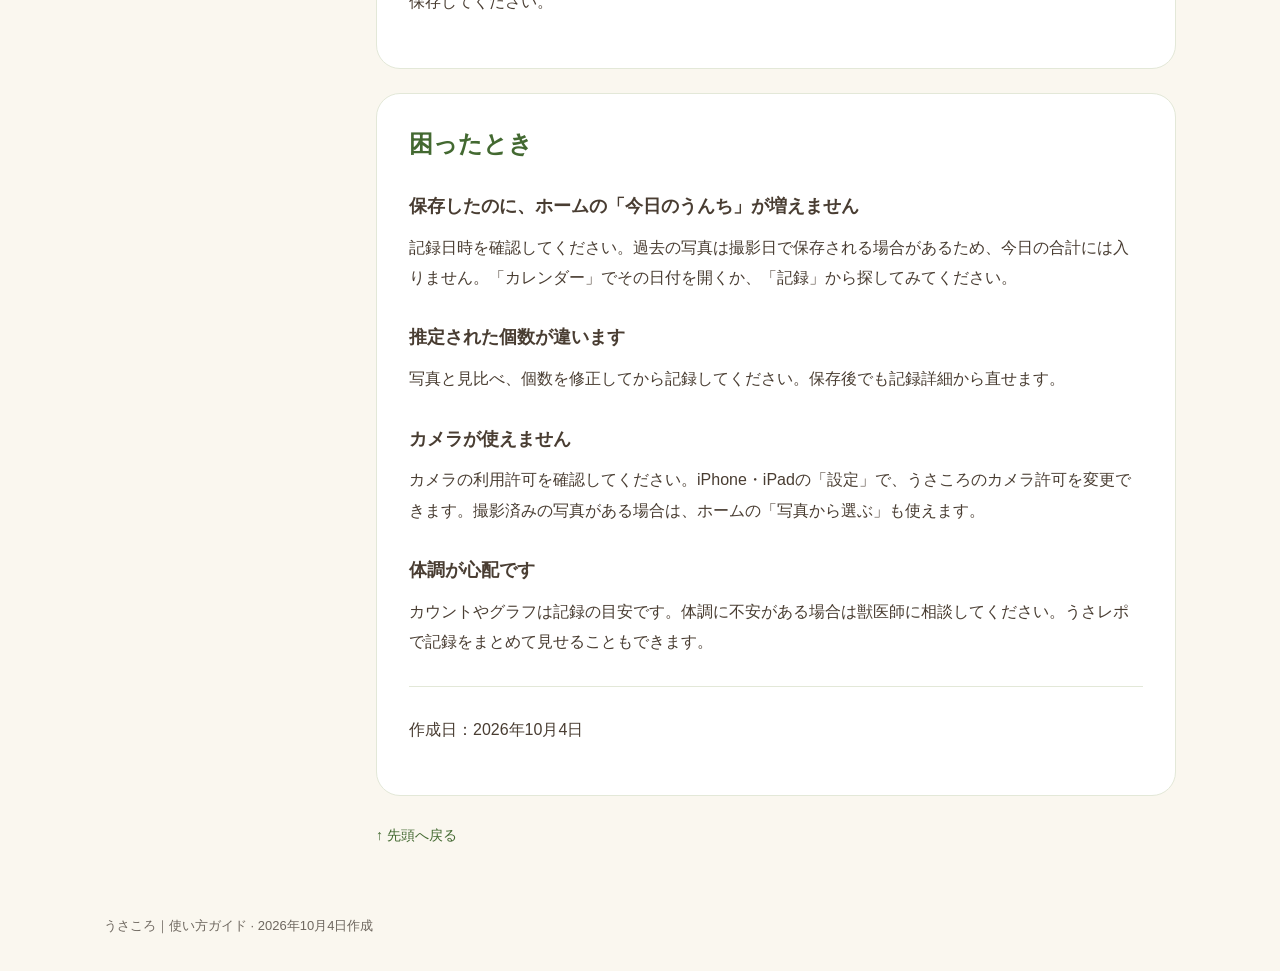
<file: user-guide.html>
<!doctype html>
<html lang="ja">
<head>
<meta charset="utf-8">
<meta name="viewport" content="width=device-width,initial-scale=1">
<meta name="description" content="うさころの使い方。写真でうんちを記録し、カレンダー・グラフで振り返り、うさレポやバックアップを使う方法を紹介します。">
<title>うさころ｜使い方ガイド</title>
<link rel="icon" type="image/png" href="assets/user-guide/app-icon.png">
<style>
:root{--green:#436931;--brown:#493d32;--muted:#6e675f;--cream:#faf7ef;--line:#e3e8d8;--mint:#f0f5e9}
*{box-sizing:border-box}html{scroll-behavior:smooth;scroll-padding-top:5rem}body{margin:0;background:var(--cream);color:var(--brown);font-family:-apple-system,BlinkMacSystemFont,"Hiragino Kaku Gothic ProN","Noto Sans JP",sans-serif;font-size:16px;line-height:1.9}a{color:var(--green);text-underline-offset:4px}a:focus-visible{outline:3px solid #b97533;outline-offset:4px}.skip{position:absolute;top:-5rem;left:1rem;background:#fff;padding:.5rem 1rem;z-index:10}.skip:focus{top:1rem}.bar{position:sticky;top:0;z-index:5;background:#faf7eff5;border-bottom:1px solid var(--line);backdrop-filter:blur(12px)}.bar-inner{max-width:1120px;margin:auto;padding:14px 24px;display:flex;align-items:center;justify-content:space-between;gap:16px}.brand{font-size:22px;font-weight:800;text-decoration:none;color:var(--brown)}.tag{font-size:13px;color:var(--muted)}.hero{max-width:1120px;margin:auto;padding:56px 24px 38px}.eyebrow{font-size:13px;letter-spacing:.12em;color:var(--green);font-weight:700}h1{font-size:clamp(30px,5vw,46px);line-height:1.45;margin:12px 0 18px}.hero p{max-width:650px;color:var(--muted)}.layout{max-width:1120px;margin:auto;padding:0 24px 64px;display:grid;grid-template-columns:240px minmax(0,1fr);gap:32px}.toc{position:sticky;top:88px;align-self:start;background:var(--mint);border:1px solid var(--line);border-radius:20px;padding:20px}.toc h2{font-size:15px;margin:0 0 12px}.toc a{display:block;text-decoration:none;padding:8px 0;font-size:14px;line-height:1.6}.toc a:hover{text-decoration:underline}main{min-width:0}section{background:#fff;border:1px solid var(--line);border-radius:24px;padding:32px;margin-bottom:24px;scroll-margin-top:88px}h2{font-size:24px;line-height:1.5;margin:0 0 20px;color:var(--green)}h3{font-size:18px;line-height:1.6;margin:30px 0 12px}p{margin:12px 0 18px}li{padding-left:4px;margin:10px 0}ol{padding-left:26px}ul{padding-left:24px}strong{font-weight:700}figure{margin:28px auto;text-align:center}figure a{display:inline-block;max-width:100%}figure img{display:block;max-width:100%;width:290px;height:auto;border-radius:20px;border:1px solid var(--line);box-shadow:0 10px 26px #493d3212}figcaption{font-size:13px;color:var(--muted);margin:12px auto;max-width:400px}em{font-style:normal;font-size:13px;color:var(--muted)}.table-wrap{overflow-x:auto}table{border-collapse:collapse;width:100%;font-size:14px}th,td{text-align:left;padding:12px;border-bottom:1px solid var(--line)}th{background:var(--mint)}td:first-child{white-space:nowrap;font-weight:600}hr{border:0;border-top:1px solid var(--line);margin:28px 0}.footer{max-width:1120px;margin:auto;padding:0 24px 32px;color:var(--muted);font-size:13px}.top{font-size:14px;text-decoration:none;white-space:nowrap}@media(max-width:780px){.hero{padding-top:32px}.layout{grid-template-columns:1fr;gap:20px;padding:0 16px 40px}.toc{position:static}.toc nav{display:grid;grid-template-columns:1fr 1fr;gap:0 12px}section{padding:24px 20px;border-radius:20px}.bar-inner{padding:12px 16px}.tag{display:none}h2{font-size:22px}}@media(max-width:380px){.toc nav{grid-template-columns:1fr}section{padding:20px 16px}}@media(prefers-reduced-motion:reduce){html{scroll-behavior:auto}}@media print{.bar,.toc,.top,.skip{display:none}.hero{padding:0 0 20px}.layout{display:block;padding:0}body{background:#fff;font-size:11pt}section{border:0;padding:0;margin:24px 0;border-radius:0}h2,h3{break-after:avoid}figure img{width:180px;box-shadow:none}figure,li,tr{break-inside:avoid}.footer{padding:0}}
.brand{display:flex;align-items:center;gap:10px}.brand img{width:40px;height:40px;border-radius:10px}.hero-icon{display:block;width:88px;height:88px;border-radius:20px;margin-bottom:22px;box-shadow:0 6px 18px #493d3215}
.operation-video{margin:20px 0;border:1px solid var(--line);border-radius:16px;background:var(--mint);overflow:hidden}.operation-video summary{padding:16px 20px;cursor:pointer;font-weight:700;color:var(--green);line-height:1.6}.operation-video summary:focus-visible{outline:3px solid #b97533;outline-offset:-3px}.video-body{padding:4px 16px 16px;text-align:center}.video-body video{display:block;width:320px;max-width:100%;max-height:70vh;margin:auto;border-radius:14px;background:#222}.video-body p{margin:12px 0 0;font-size:13px}@media print{.operation-video{display:none}}
</style>
</head>
<body id="top">
<a class="skip" href="#main">本文へ移動</a>
<header class="bar"><div class="bar-inner"><a class="brand" href="#top"><img src="assets/user-guide/app-icon.png" alt="" width="40" height="40">うさころ</a><span class="tag">写真を撮るだけ、毎日の変化が見える</span><a class="top" href="#section-9">困ったとき</a></div></header>
<div class="hero"><img class="hero-icon" src="assets/user-guide/app-icon.png" alt="うさころのアプリアイコン" width="88" height="88"><div class="eyebrow">使い方ガイド</div><h1>写真で記録。<br>できるときに、少しずつ。</h1><p>はじめての記録から、振り返り、うさレポ、機種変更まで。画面を見ながら操作を確認できます。</p></div>
<div class="layout"><aside class="toc" aria-label="目次"><h2>知りたいことから読む</h2><nav><a href="#section-1">まずは1回、記録してみましょう</a><a href="#section-2">写真を記録する</a><a href="#section-3">記録を振り返る</a><a href="#section-4">保存した記録を直す・削除する</a><a href="#section-5">うさレポを作る</a><a href="#section-6">名前・写真を変える</a><a href="#section-7">うさチケで遊ぶ</a><a href="#section-8">バックアップと機種変更</a><a href="#section-9">困ったとき</a></nav></aside><main id="main"><p>写真を撮って、数を確認して、記録する。 うさころは、うさぎのうんちを写真で記録し、カレンダーやグラフで振り返るアプリです。毎日続けなければ、と思わず、できるときに記録してみてください。</p><section id="section-1" aria-labelledby="heading-1"><h2 id="heading-1">まずは1回、記録してみましょう</h2><ol><li>「ホーム」で <strong>カメラで記録する</strong> をタップします。今日すでに記録がある場合は <strong>追加で記録する</strong> と表示されます。</li><li>うんちを撮影します。続けて撮影した場合は、撮影画面の <strong>おわり</strong> から写真を確認します。</li><li>「解析結果」で、写真と推定された個数を確認します。</li><li>必要に応じて個数・記録日時を直し、メモを入力します。</li><li><strong>記録する</strong> をタップします。</li></ol><p>これで1件の記録ができました。「カレンダー」や「記録」で保存した内容を確認できます。</p><details class="operation-video"><summary>動画で見る：カメラで撮影して記録する</summary><div class="video-body"><video controls playsinline preload="none" poster="assets/user-guide/home.png" aria-label="動画で見る：カメラで撮影して記録する"><source src="assets/user-guide/videos/camera.mp4" type="video/mp4">動画を再生できない場合は、下のリンクから開いてください。</video><p><a href="assets/user-guide/videos/camera.mp4">動画を別画面で開く</a></p></div></details><p>動画は再生ボタンを押すと始まります。一時停止や全画面表示で、操作を確認できます。</p><figure><a href="assets/user-guide/home.png" aria-label="ホーム。カメラで記録する・写真から選ぶから始めます。画像を開く"><img src="assets/user-guide/home.png" alt="ホーム。カメラで記録する・写真から選ぶから始めます" loading="lazy" width="1180" height="2410"></a><figcaption>ホーム。カメラで記録する・写真から選ぶから始めます</figcaption></figure><p><em>画面内の名前、写真、個数は使用例です。掲載画面はiPhoneの例で、表示位置は端末によって異なる場合があります。</em></p></section><section id="section-2" aria-labelledby="heading-2"><h2 id="heading-2">写真を記録する</h2><h3>すでに撮った写真を使う</h3><ol><li>「ホーム」の <strong>写真から選ぶ</strong> をタップします。</li><li>写真を選びます。</li><li>解析結果の個数・記録日時を確認し、<strong>記録する</strong> をタップします。</li></ol><p>写真から撮影日時を読み取れる場合は、その日時が記録に使われます。読み取れない場合は現在の日時になります。過去の写真を使うときは、保存前に日付を確認してください。</p><details class="operation-video"><summary>動画で見る：写真ライブラリから選んで記録する</summary><div class="video-body"><video controls playsinline preload="none" poster="assets/user-guide/home.png" aria-label="動画で見る：写真ライブラリから選んで記録する"><source src="assets/user-guide/videos/photo-library.mp4" type="video/mp4">動画を再生できない場合は、下のリンクから開いてください。</video><p><a href="assets/user-guide/videos/photo-library.mp4">動画を別画面で開く</a></p></div></details><details class="operation-video"><summary>動画で見る：過去の日付で記録する</summary><div class="video-body"><video controls playsinline preload="none" poster="assets/user-guide/record-date-memo.png" aria-label="動画で見る：過去の日付で記録する"><source src="assets/user-guide/videos/past-date.mp4" type="video/mp4">動画を再生できない場合は、下のリンクから開いてください。</video><p><a href="assets/user-guide/videos/past-date.mp4">動画を別画面で開く</a></p></div></details><h3>個数を確認する</h3><p>表示される個数は写真からの推定値です。写真と見比べて、違っていたら保存前に修正できます。撮り直したい場合は <strong>撮り直す</strong> をタップします。</p><figure><a href="assets/user-guide/result.png" aria-label="解析結果。写真と推定個数を確認して記録します。画像を開く"><img src="assets/user-guide/result.png" alt="解析結果。写真と推定個数を確認して記録します" loading="lazy" width="1180" height="2410"></a><figcaption>解析結果。写真と推定個数を確認して記録します</figcaption></figure><h3>写真を撮るときのコツ</h3><p>うんち全体が写るようにし、ピントを合わせて撮ってみてください。明るい場所で、うんちが重なりすぎない状態にすると確認しやすくなります。</p><h3>メモを付ける</h3><p>メモは任意です。「朝の掃除のとき」「いつもより牧草の減りが遅い」など、あとで思い出したいことを書いておけます。</p><figure><a href="assets/user-guide/record-date-memo.png" aria-label="記録前に個数・記録日時・メモを確認し、必要に応じて変更できます。画像を開く"><img src="assets/user-guide/record-date-memo.png" alt="記録前に個数・記録日時・メモを確認し、必要に応じて変更できます" loading="lazy" width="1180" height="2410"></a><figcaption>記録前に個数・記録日時・メモを確認し、必要に応じて変更できます</figcaption></figure><details class="operation-video"><summary>動画で見る：メモを入力して記録する</summary><div class="video-body"><video controls playsinline preload="none" poster="assets/user-guide/record-date-memo.png" aria-label="動画で見る：メモを入力して記録する"><source src="assets/user-guide/videos/memo.mp4" type="video/mp4">動画を再生できない場合は、下のリンクから開いてください。</video><p><a href="assets/user-guide/videos/memo.mp4">動画を別画面で開く</a></p></div></details></section><section id="section-3" aria-labelledby="heading-3"><h2 id="heading-3">記録を振り返る</h2><p>画面下のタブから、見たい画面へ移動します。</p><div class="table-wrap"><table><thead><tr><th scope="col">タブ</th><th scope="col">できること</th></tr></thead><tbody><tr><td>ホーム</td><td>今日や今月の記録、最近の記録を確認する</td></tr><tr><td>カレンダー</td><td>日付を選んで、その日の記録を見る</td></tr><tr><td>グラフ</td><td>うんち個数の推移を見る</td></tr><tr><td>記録</td><td>過去の記録を探す、詳細を開く、うさレポを作る</td></tr><tr><td>あそび</td><td>うさチケを使って、うさみくじ・うさころキャッチで遊ぶ</td></tr></tbody></table></div><h3>カレンダー</h3><p>「カレンダー」で日付をタップすると、その日の記録を確認できます。過去の日付で保存した写真を探すときにも使えます。</p><figure><a href="assets/user-guide/calendar.png" aria-label="カレンダー。日付を選んで記録を確認します。画像を開く"><img src="assets/user-guide/calendar.png" alt="カレンダー。日付を選んで記録を確認します" loading="lazy" width="1180" height="2410"></a><figcaption>カレンダー。日付を選んで記録を確認します</figcaption></figure><details class="operation-video"><summary>動画で見る：カレンダーから記録を確認する</summary><div class="video-body"><video controls playsinline preload="none" poster="assets/user-guide/calendar.png" aria-label="動画で見る：カレンダーから記録を確認する"><source src="assets/user-guide/videos/calendar.mp4" type="video/mp4">動画を再生できない場合は、下のリンクから開いてください。</video><p><a href="assets/user-guide/videos/calendar.mp4">動画を別画面で開く</a></p></div></details><h3>グラフ</h3><p>「グラフ」で表示期間を切り替え、個数の変化を見ます。同じ日に保存した複数の記録は、日別の合計に含まれます。</p><figure><a href="assets/user-guide/graph.png" aria-label="グラフ。保存した記録の個数推移を確認できます。画像を開く"><img src="assets/user-guide/graph.png" alt="グラフ。保存した記録の個数推移を確認できます" loading="lazy" width="1180" height="2410"></a><figcaption>グラフ。保存した記録の個数推移を確認できます</figcaption></figure><details class="operation-video"><summary>動画で見る：グラフの表示期間を切り替える</summary><div class="video-body"><video controls playsinline preload="none" poster="assets/user-guide/graph.png" aria-label="動画で見る：グラフの表示期間を切り替える"><source src="assets/user-guide/videos/graph.mp4" type="video/mp4">動画を再生できない場合は、下のリンクから開いてください。</video><p><a href="assets/user-guide/videos/graph.mp4">動画を別画面で開く</a></p></div></details><h3>記録を探す</h3><p>「記録」では一覧から写真や日時を確認できます。メモの言葉で検索し、表示順を切り替えて探すこともできます。見たい記録をタップして詳細を開きます。</p></section><section id="section-4" aria-labelledby="heading-4"><h2 id="heading-4">保存した記録を直す・削除する</h2><h3>個数を直す</h3><p>記録詳細で個数を入力するか、<strong>＋／−</strong> を使って変更し、個数欄の <strong>保存</strong> をタップします。個数は「保存」を押してから反映されます。</p><figure><a href="assets/user-guide/edit-count.png" aria-label="記録詳細。個数を変更して保存し、記録日時も修正できます。画像を開く"><img src="assets/user-guide/edit-count.png" alt="記録詳細。個数を変更して保存し、記録日時も修正できます" loading="lazy" width="1180" height="2410"></a><figcaption>記録詳細。個数を変更して保存し、記録日時も修正できます</figcaption></figure><h3>日時・メモを直す</h3><p>記録詳細の「記録日時」を変更すると保存されます。メモは入力を終えて入力欄から離れたときや、詳細画面を閉じたときに保存されます。</p><details class="operation-video"><summary>動画で見る：保存した記録を編集する</summary><div class="video-body"><video controls playsinline preload="none" poster="assets/user-guide/edit-count.png" aria-label="動画で見る：保存した記録を編集する"><source src="assets/user-guide/videos/edit-record.mp4" type="video/mp4">動画を再生できない場合は、下のリンクから開いてください。</video><p><a href="assets/user-guide/videos/edit-record.mp4">動画を別画面で開く</a></p></div></details><h3>記録を削除する</h3><p>記録一覧で対象の行をスワイプするか、記録詳細の削除操作から削除できます。削除すると、その記録と保存した画像が消えます。残しておきたい記録は、削除前にバックアップを作ってください。</p><figure><a href="assets/user-guide/record-detail.png" aria-label="記録詳細の右上にあるごみ箱から、記録を削除できます。画像を開く"><img src="assets/user-guide/record-detail.png" alt="記録詳細の右上にあるごみ箱から、記録を削除できます" loading="lazy" width="1180" height="2410"></a><figcaption>記録詳細の右上にあるごみ箱から、記録を削除できます</figcaption></figure></section><section id="section-5" aria-labelledby="heading-5"><h2 id="heading-5">うさレポを作る</h2><p>うさレポは、記録や写真をまとめたPDFです。相談したい内容を整理し、獣医師に見せたい情報をまとめるときに使えます。</p><ol><li>「記録」タブの <strong>うさレポ</strong> をタップします。</li><li>相談内容や気になっていることを入力します。</li><li>「かんたんチェック」で、各項目の状態を選びます。必要に応じて項目を追加・削除できます。</li><li>「うんちの変化」で、載せたい期間を選びます。</li><li>見せたい記録や写真を選び、必要なら写真の説明を入力します。</li><li>画面下の <strong>PDFを確認</strong> をタップします。</li><li>内容を確認し、直したい場合は <strong>戻って修正</strong>、渡したい場合は <strong>共有</strong> をタップします。</li></ol><figure><a href="assets/user-guide/report.png" aria-label="うさレポ。相談内容と見せたい情報をまとめます。画像を開く"><img src="assets/user-guide/report.png" alt="うさレポ。相談内容と見せたい情報をまとめます" loading="lazy" width="1180" height="2410"></a><figcaption>うさレポ。相談内容と見せたい情報をまとめます</figcaption></figure><figure><a href="assets/user-guide/report-pdf.png" aria-label="うさレポのPDF。相談内容・かんたんチェック・うんちの変化をまとめて確認できます。画像を開く"><img src="assets/user-guide/report-pdf.png" alt="うさレポのPDF。相談内容・かんたんチェック・うんちの変化をまとめて確認できます" loading="lazy" width="1180" height="2410"></a><figcaption>うさレポのPDF。相談内容・かんたんチェック・うんちの変化をまとめて確認できます</figcaption></figure><details class="operation-video"><summary>動画で見る：うさレポを作成してPDFを確認する</summary><div class="video-body"><video controls playsinline preload="none" poster="assets/user-guide/report.png" aria-label="動画で見る：うさレポを作成してPDFを確認する"><source src="assets/user-guide/videos/report.mp4" type="video/mp4">動画を再生できない場合は、下のリンクから開いてください。</video><p><a href="assets/user-guide/videos/report.mp4">動画を別画面で開く</a></p></div></details><p>うさレポは飼育記録を整理するものです。診断を行うものではなく、獣医師による診断に代わるものではありません。</p></section><section id="section-6" aria-labelledby="heading-6"><h2 id="heading-6">名前・写真を変える</h2><p>「ホーム」右上の歯車をタップすると、「プロフィール」が開きます。</p><ul><li><strong>うさぎの名前</strong>：名前を入力して「保存」をタップします。</li><li><strong>プロフィール画像</strong>：画像をタップし、撮影または写真ライブラリから選びます。</li><li><strong>今日の記録カード背景</strong>：背景に使いたい写真を選びます。</li></ul><figure><a href="assets/user-guide/profile-name.png" aria-label="プロフィール。うさぎの名前を入力して保存できます。画像を開く"><img src="assets/user-guide/profile-name.png" alt="プロフィール。うさぎの名前を入力して保存できます" loading="lazy" width="1180" height="2410"></a><figcaption>プロフィール。うさぎの名前を入力して保存できます</figcaption></figure><figure><a href="assets/user-guide/profile-images.png" aria-label="プロフィール画像と今日の記録カード背景を、好きな写真に変更できます。画像を開く"><img src="assets/user-guide/profile-images.png" alt="プロフィール画像と今日の記録カード背景を、好きな写真に変更できます" loading="lazy" width="1180" height="2410"></a><figcaption>プロフィール画像と今日の記録カード背景を、好きな写真に変更できます</figcaption></figure><details class="operation-video"><summary>動画で見る：プロフィールを変更する</summary><div class="video-body"><video controls playsinline preload="none" poster="assets/user-guide/profile-name.png" aria-label="動画で見る：プロフィールを変更する"><source src="assets/user-guide/videos/profile.mp4" type="video/mp4">動画を再生できない場合は、下のリンクから開いてください。</video><p><a href="assets/user-guide/videos/profile.mp4">動画を別画面で開く</a></p></div></details></section><section id="section-7" aria-labelledby="heading-7"><h2 id="heading-7">うさチケで遊ぶ</h2><p>「あそび」には <strong>うさみくじ</strong> と <strong>うさころキャッチ</strong> があります。</p><ul><li><strong>うさみくじ</strong>：うさチケ1枚を使って1回引けます。</li><li><strong>うさころキャッチ</strong>：10玉・30玉・50玉から選びます。使ううさチケは、それぞれ1枚・3枚・5枚です。開始後は盤面をタップして発射します。</li></ul><p>うさチケは、記録したうんち数からの交換や、画面に表示されるボーナスで増やせます。「今日のボーナス」を開くと、その日の項目を確認できます。</p><figure><a href="assets/user-guide/play.png" aria-label="あそび。うさチケと遊べるメニューを確認できます。画像を開く"><img src="assets/user-guide/play.png" alt="あそび。うさチケと遊べるメニューを確認できます" loading="lazy" width="1180" height="2410"></a><figcaption>あそび。うさチケと遊べるメニューを確認できます</figcaption></figure><details class="operation-video"><summary>動画で見る：うさみくじを引く</summary><div class="video-body"><video controls playsinline preload="none" poster="assets/user-guide/play.png" aria-label="動画で見る：うさみくじを引く"><source src="assets/user-guide/videos/omikuji.mp4" type="video/mp4">動画を再生できない場合は、下のリンクから開いてください。</video><p><a href="assets/user-guide/videos/omikuji.mp4">動画を別画面で開く</a></p></div></details><details class="operation-video"><summary>動画で見る：うさころキャッチで遊ぶ</summary><div class="video-body"><video controls playsinline preload="none" poster="assets/user-guide/play.png" aria-label="動画で見る：うさころキャッチで遊ぶ"><source src="assets/user-guide/videos/catch.mp4" type="video/mp4">動画を再生できない場合は、下のリンクから開いてください。</video><p><a href="assets/user-guide/videos/catch.mp4">動画を別画面で開く</a></p></div></details><p>遊びのスコアは、うんちの記録個数や健康状態を表すものではありません。</p></section><section id="section-8" aria-labelledby="heading-8"><h2 id="heading-8">バックアップと機種変更</h2><p>記録は端末内に保存されます。うさころには、端末間で記録を自動同期する機能はありません。別の端末へ移すときは、バックアップファイルを使います。</p><h3>バックアップを保存する</h3><ol><li>「ホーム」右上の歯車から「プロフィール」を開きます。</li><li>「バックアップ」の <strong>バックアップを書き出す</strong> をタップします。</li><li>保存先を選び、バックアップファイルを保存します。</li></ol><p>記録と写真、うさレポの下書き、プロフィール画像・背景、うさチケなどのあそびの進捗が1つのファイルにまとまります。機種変更やアプリの削除前には、バックアップを保存しておきましょう。</p><h3>別の端末で復元する</h3><ol><li>保存したバックアップファイルを、「ファイル」やAirDropなどで新しい端末へ渡します。</li><li>新しい端末のうさころで「プロフィール」を開きます。</li><li><strong>バックアップから復元</strong> をタップし、ファイルを選びます。</li><li>確認内容を読み、<strong>復元する</strong> をタップします。</li></ol><p><strong>復元すると、新しい端末にある現在の記録・画像・プロフィール・あそびの進捗は、バックアップの内容に置き換わります。追加や合算ではありません。</strong> 必要なら、復元前にその端末のバックアップも保存してください。</p></section><section id="section-9" aria-labelledby="heading-9"><h2 id="heading-9">困ったとき</h2><h3>保存したのに、ホームの「今日のうんち」が増えません</h3><p>記録日時を確認してください。過去の写真は撮影日で保存される場合があるため、今日の合計には入りません。「カレンダー」でその日付を開くか、「記録」から探してみてください。</p><h3>推定された個数が違います</h3><p>写真と見比べ、個数を修正してから記録してください。保存後でも記録詳細から直せます。</p><h3>カメラが使えません</h3><p>カメラの利用許可を確認してください。iPhone・iPadの「設定」で、うさころのカメラ許可を変更できます。撮影済みの写真がある場合は、ホームの「写真から選ぶ」も使えます。</p><h3>体調が心配です</h3><p>カウントやグラフは記録の目安です。体調に不安がある場合は獣医師に相談してください。うさレポで記録をまとめて見せることもできます。</p><hr><p>作成日：2026年10月4日</p></section><a class="top" href="#top">↑ 先頭へ戻る</a></main></div>
<footer class="footer">うさころ｜使い方ガイド · 2026年10月4日作成</footer>
</body></html>
</file>
<file: styles.css>
:root {
  --paper: #fbf8ef; --surface: #fffdf7; --ink: #332b24; --muted: #71675d;
  --green-dark: #415f3c; --mint: #dfead7; --carrot: #ef8a3c;
  --cocoa: #76503a; --line: #ded7c9; --shadow: 0 18px 50px rgba(73,60,45,.09);
}
* { box-sizing: border-box; }
html { scroll-behavior: smooth; }
body {
  margin: 0; color: var(--ink);
  background: radial-gradient(circle at 12% 8%, rgba(223,234,215,.9), transparent 25rem), var(--paper);
  font-family: -apple-system, BlinkMacSystemFont, "Hiragino Sans", "Yu Gothic", sans-serif;
  line-height: 1.75;
}
a { color: var(--green-dark); text-underline-offset: .2em; }
a:hover { color: var(--carrot); }
.wrap { width: min(1040px, calc(100% - 40px)); margin: 0 auto; }
.site-header { display:flex; align-items:center; justify-content:space-between; min-height:76px; gap:24px; }
.brand { color:var(--ink); font-size:1.15rem; font-weight:800; letter-spacing:.08em; text-decoration:none; }
nav { display:flex; gap:22px; font-size:.92rem; }
nav a { color:var(--muted); text-decoration:none; }
.hero { display:grid; grid-template-columns:1.15fr .85fr; align-items:center; gap:64px; min-height:640px; padding:76px 0 104px; }
.eyebrow { margin:0 0 14px; color:var(--green-dark); font-size:.82rem; font-weight:800; letter-spacing:.16em; }
h1 { margin:0; font-size:clamp(3.3rem,6vw,4.6rem); line-height:1.05; letter-spacing:-.05em; }
.hero-line { display:block; white-space:nowrap; }
.lead { max-width:37rem; margin:28px 0 0; color:var(--muted); font-size:clamp(1.04rem,2.2vw,1.22rem); }
.status { display:inline-flex; margin-top:28px; padding:9px 15px; border:1px solid var(--line); border-radius:999px; background:rgba(255,253,247,.76); color:var(--muted); font-size:.86rem; }
.visual { position:relative; min-height:390px; border:1px solid rgba(102,134,91,.2); border-radius:44% 56% 48% 52% / 52% 43% 57% 48%; background:linear-gradient(145deg,var(--mint),#cbdcbd); box-shadow:var(--shadow); overflow:hidden; }
.ear { position:absolute; top:55px; width:72px; height:184px; border:18px solid var(--surface); border-radius:70% 70% 42% 42%; background:#efb7a5; transform-origin:bottom; }
.ear.one { left:115px; transform:rotate(-19deg); }
.ear.two { left:196px; transform:rotate(9deg); }
.rabbit-head { position:absolute; left:93px; bottom:35px; width:235px; height:220px; border-radius:52% 48% 48% 52%; background:var(--surface); }
.eye { position:absolute; top:76px; right:50px; width:25px; height:31px; border-radius:50%; background:var(--cocoa); }
.nose { position:absolute; top:126px; right:13px; width:0; height:0; border-top:9px solid transparent; border-bottom:9px solid transparent; border-left:15px solid #e99a81; }
.dots { position:absolute; right:25px; bottom:52px; display:flex; align-items:end; gap:13px; }
.dot { width:24px; border-radius:18px; background:var(--cocoa); }
.dot:nth-child(1) { height:24px; } .dot:nth-child(2) { height:44px; }
.dot:nth-child(3) { height:68px; } .dot:nth-child(4) { height:96px; background:var(--carrot); }
.section { padding:94px 0; }
.section.alt { background:rgba(255,253,247,.74); border-block:1px solid var(--line); }
.section.gentle { padding-block:72px; background:linear-gradient(90deg,rgba(223,234,215,.62),rgba(255,245,233,.72)); border-top:1px solid var(--line); }
.gentle-grid { display:grid; grid-template-columns:.36fr 1fr; column-gap:64px; align-items:start; }
.gentle-grid .eyebrow { grid-row:1 / span 2; }
.gentle-grid h2 { margin-top:-8px; }
.section h2 { margin:0 0 18px; font-size:clamp(1.85rem,4vw,2.7rem); line-height:1.3; letter-spacing:-.03em; }
.section-intro { max-width:650px; margin:0; color:var(--muted); }
.cards { display:grid; grid-template-columns:repeat(3,1fr); gap:20px; margin-top:42px; }
.card { padding:28px; border:1px solid var(--line); border-radius:24px; background:var(--surface); }
.card-number { color:var(--carrot); font-size:.8rem; font-weight:800; letter-spacing:.12em; }
.card h3 { margin:11px 0 7px; font-size:1.13rem; }
.card p { margin:0; color:var(--muted); font-size:.94rem; }
.notice { margin-top:36px; padding:20px 24px; border-left:4px solid var(--carrot); border-radius:4px 16px 16px 4px; background:#fff5e9; color:var(--muted); }
.showcase { background:linear-gradient(180deg,var(--paper),#f3f7ed); }
.screenshots { display:grid; grid-template-columns:repeat(3,minmax(0,1fr)); gap:24px; margin-top:48px; align-items:start; }
.screenshot-card { margin:0; padding:14px 14px 22px; border:1px solid var(--line); border-radius:30px; background:var(--surface); box-shadow:var(--shadow); }
.screenshot-card.featured { margin-top:42px; }
.screenshot-card img { display:block; width:100%; height:auto; border-radius:20px; }
.screenshot-card figcaption { display:grid; gap:3px; padding:18px 8px 0; }
.screenshot-card figcaption strong { font-size:1rem; }
.screenshot-card figcaption span { color:var(--muted); font-size:.88rem; }
.document { max-width:780px; padding:60px 0 100px; }
.document h1 { font-size:clamp(2.2rem,6vw,4rem); line-height:1.2; }
.document h2 { margin-top:48px; font-size:1.35rem; }
.document h3 { margin-top:30px; font-size:1.05rem; }
.document p, .document li { color:var(--muted); }
.document .updated { margin:12px 0 44px; font-size:.9rem; }
.document ul { padding-left:1.3rem; }
.contact { margin-top:38px; padding:28px; border:1px solid var(--line); border-radius:20px; background:var(--surface); }
.button { display:inline-block; margin-top:14px; padding:11px 18px; border-radius:999px; background:var(--green-dark); color:white; font-weight:700; text-decoration:none; }
.button:hover { color:white; background:var(--carrot); }
footer { padding:34px 0 50px; border-top:1px solid var(--line); color:var(--muted); font-size:.84rem; }
.footer-row { display:flex; justify-content:space-between; gap:24px; }
.footer-links { display:flex; gap:18px; }
@media (max-width:760px) {
  .site-header { align-items:flex-start; padding:22px 0; }
  nav { gap:14px; font-size:.8rem; }
  .hero { grid-template-columns:1fr; gap:42px; min-height:auto; padding:60px 0 78px; }
  h1 { font-size:clamp(2.45rem,10.5vw,3.1rem); }
  .visual { min-height:330px; }
  .ear.one { left:24%; } .ear.two { left:45%; } .rabbit-head { left:18%; }
  .cards { grid-template-columns:1fr; }
  .gentle-grid { grid-template-columns:1fr; }
  .gentle-grid .eyebrow { grid-row:auto; }
  .gentle-grid h2 { margin-top:0; }
  .screenshots { grid-template-columns:1fr; gap:28px; }
  .screenshot-card.featured { margin-top:0; }
  .section { padding:68px 0; }
  .footer-row { flex-direction:column; }
}
@media (prefers-reduced-motion:reduce) { html { scroll-behavior:auto; } }

.hero-visual img {
  display: block;
  width: 100%;
  height: 100%;
  object-fit: cover;
  border-radius: 50%;
}
</file>
